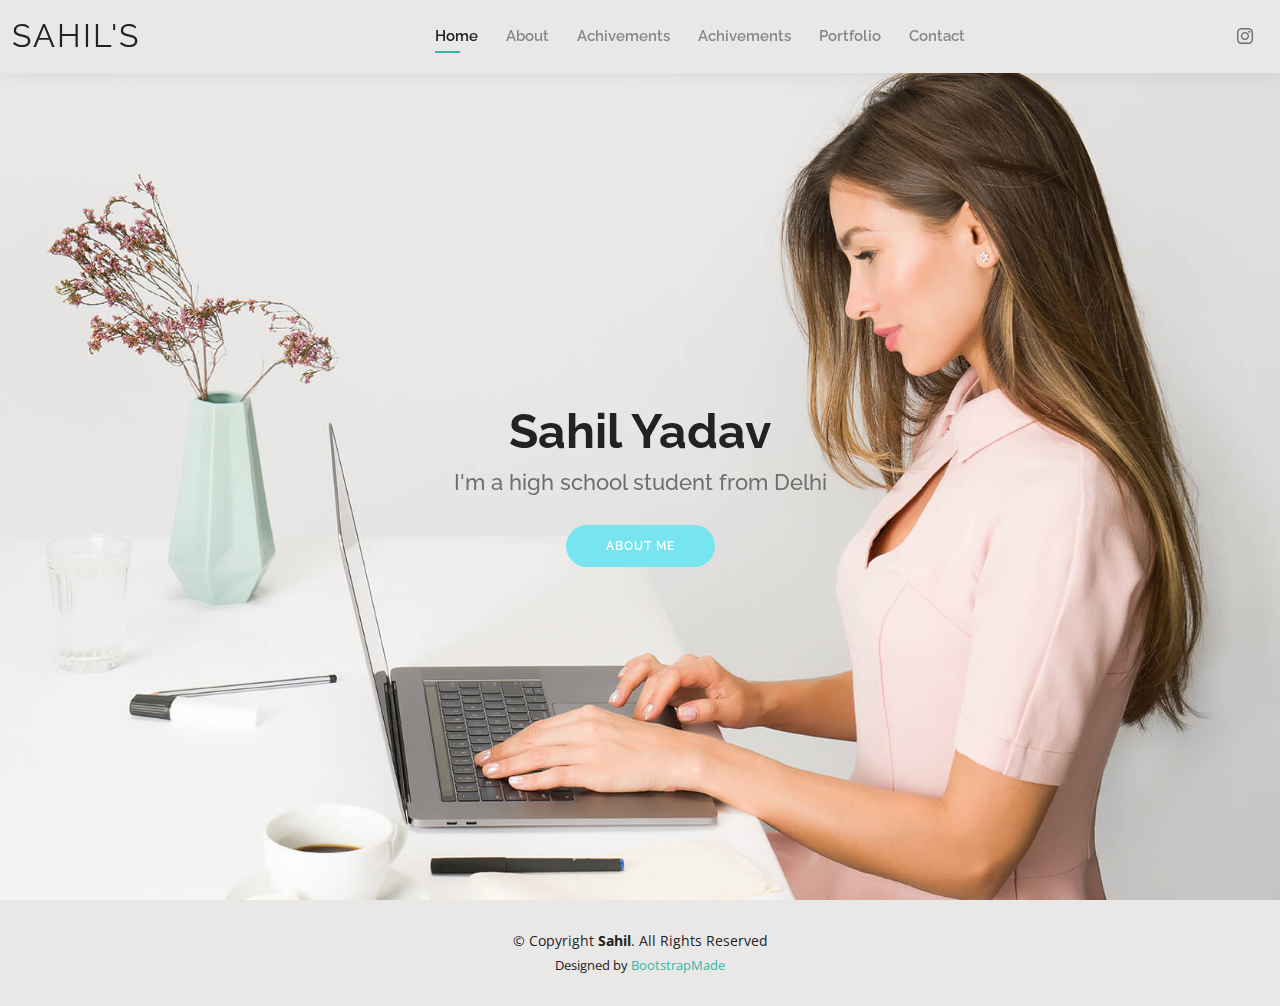
<file: index.html>
<!DOCTYPE html>
<html lang="en">

<head>
  <meta charset="utf-8">
  <meta content="width=device-width, initial-scale=1.0" name="viewport">

  <title>Sahil's Personal Portfolio</title>
  <meta content="" name="description">
  <meta content="" name="keywords">

  <!-- Favicons -->
  <link href="assets/img/favicon.png" rel="icon">
  <link href="assets/img/apple-touch-icon.png" rel="apple-touch-icon">

  <!-- Google Fonts -->
  <link href="https://fonts.googleapis.com/css?family=Open+Sans:300,300i,400,400i,600,600i,700,700i|Raleway:300,300i,400,400i,500,500i,600,600i,700,700i|Poppins:300,300i,400,400i,500,500i,600,600i,700,700i" rel="stylesheet">

  <!-- Vendor CSS Files -->
  <link href="assets/vendor/aos/aos.css" rel="stylesheet">
  <link href="assets/vendor/bootstrap/css/bootstrap.min.css" rel="stylesheet">
  <link href="assets/vendor/bootstrap-icons/bootstrap-icons.css" rel="stylesheet">
  <link href="assets/vendor/boxicons/css/boxicons.min.css" rel="stylesheet">
  <link href="assets/vendor/glightbox/css/glightbox.min.css" rel="stylesheet">
  <link href="assets/vendor/swiper/swiper-bundle.min.css" rel="stylesheet">

  <!-- Template Main CSS File -->
  <link href="assets/css/style.css" rel="stylesheet">

  <!-- =======================================================
  * Template Name: Kelly
  * Updated: Sep 18 2023 with Bootstrap v5.3.2
  * Template URL: https://bootstrapmade.com/kelly-free-bootstrap-cv-resume-html-template/
  * Author: BootstrapMade.com
  * License: https://bootstrapmade.com/license/
  ======================================================== -->
</head>

<body>

  <!-- ======= Header ======= -->
  <header id="header" class="fixed-top">
    <div class="container-fluid d-flex justify-content-between align-items-center">

      <h1 class="logo me-auto me-lg-0"><a href="index.html">Sahil's</a></h1>
      <!-- Uncomment below if you prefer to use an image logo -->
      <!-- <a href="index.html" class="logo"><img src="assets/img/logo.png" alt="" class="img-fluid"></a>-->

      <nav id="navbar" class="navbar order-last order-lg-0">
        <ul>
          <li><a class="active" href="index.html">Home</a></li>
          <li><a href="about.html">About</a></li>
          <li><a href="achivements.html">Achivements</a></li>
          <li><a href="achivements.html">Achivements</a></li>
          <li><a href="portfolio.html">Portfolio</a></li>
          <li><a href="contact.html">Contact</a></li>
        </ul>
        <i class="bi bi-list mobile-nav-toggle"></i>
      </nav><!-- .navbar -->

      <div class="header-social-links">
        <!--<a href="#" class="twitter"><i class="bi bi-twitter"></i></a>
        <a href="#" class="facebook"><i class="bi bi-facebook"></i></a>comment -->
        <a href="#" class="instagram"><i class="bi bi-instagram"></i></a>
        <!--<a href="#" class="linkedin"><i class="bi bi-linkedin"></i></i></a>comment -->
      </div>

    </div>

  </header><!-- End Header -->

  <!-- ======= Hero Section ======= -->
  <section id="hero" class="d-flex align-items-center">
    <div class="container d-flex flex-column align-items-center" data-aos="zoom-in" data-aos-delay="100">
      <h1>Sahil Yadav</h1>
      <h2>I'm a high school student from Delhi</h2>
      <a href="about.html" class="btn-about">About Me</a>
    </div>
  </section><!-- End Hero -->

  <!-- ======= Footer ======= -->
  <footer id="footer">
    <div class="container">
      <div class="copyright">
        &copy; Copyright <strong><span>Sahil</span></strong>. All Rights Reserved
      </div>
      <div class="credits">
        <!-- All the links in the footer should remain intact. -->
        <!-- You can delete the links only if you purchased the pro version. -->
        <!-- Licensing information: https://bootstrapmade.com/license/ -->
        <!-- Purchase the pro version with working PHP/AJAX contact form: https://bootstrapmade.com/kelly-free-bootstrap-cv-resume-html-template/ -->
        Designed by <a href="https://bootstrapmade.com/">BootstrapMade</a>
      </div>
    </div>
  </footer><!-- End  Footer -->

  <div id="preloader"></div>
  <a href="#" class="back-to-top d-flex align-items-center justify-content-center"><i class="bi bi-arrow-up-short"></i></a>

  <!-- Vendor JS Files -->
  <script src="assets/vendor/purecounter/purecounter_vanilla.js"></script>
  <script src="assets/vendor/aos/aos.js"></script>
  <script src="assets/vendor/bootstrap/js/bootstrap.bundle.min.js"></script>
  <script src="assets/vendor/glightbox/js/glightbox.min.js"></script>
  <script src="assets/vendor/isotope-layout/isotope.pkgd.min.js"></script>
  <script src="assets/vendor/swiper/swiper-bundle.min.js"></script>
  <script src="assets/vendor/waypoints/noframework.waypoints.js"></script>
  <script src="assets/vendor/php-email-form/validate.js"></script>

  <!-- Template Main JS File -->
  <script src="assets/js/main.js"></script>

</body>

</html>
</file>
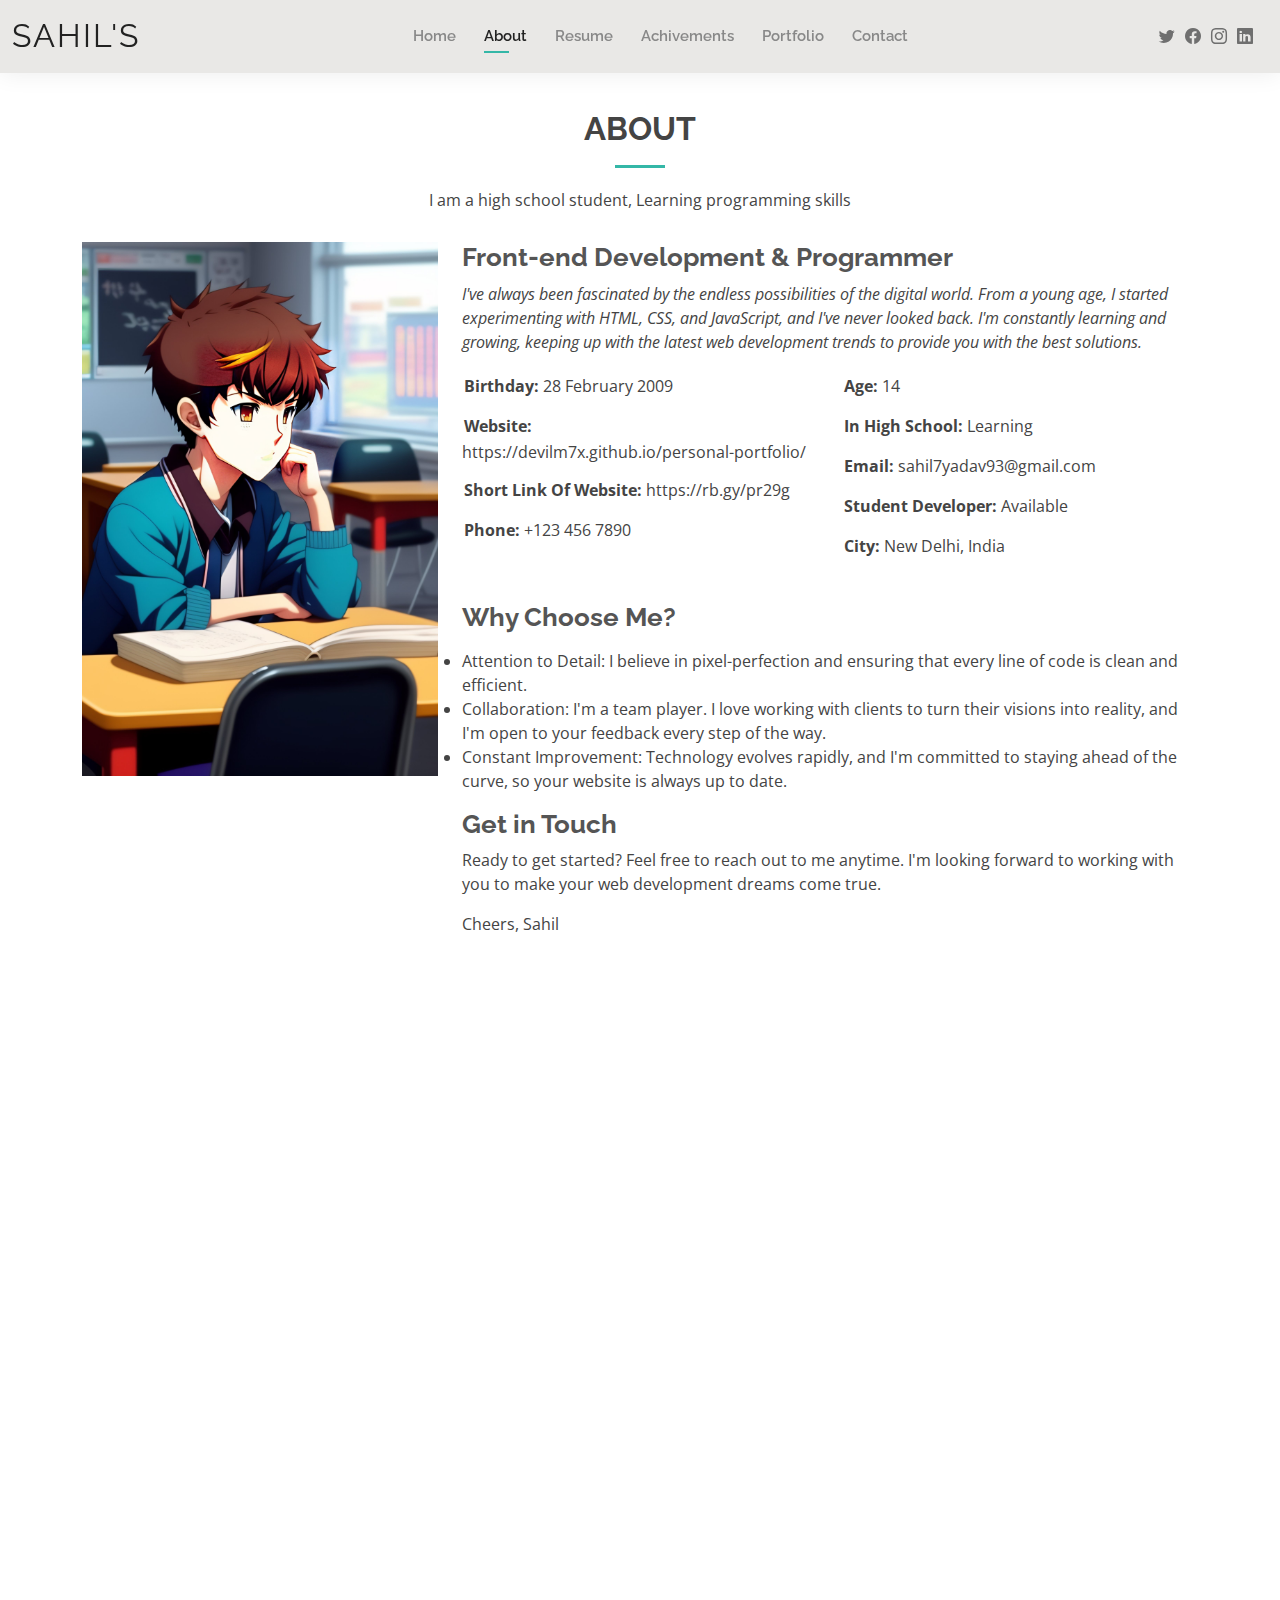
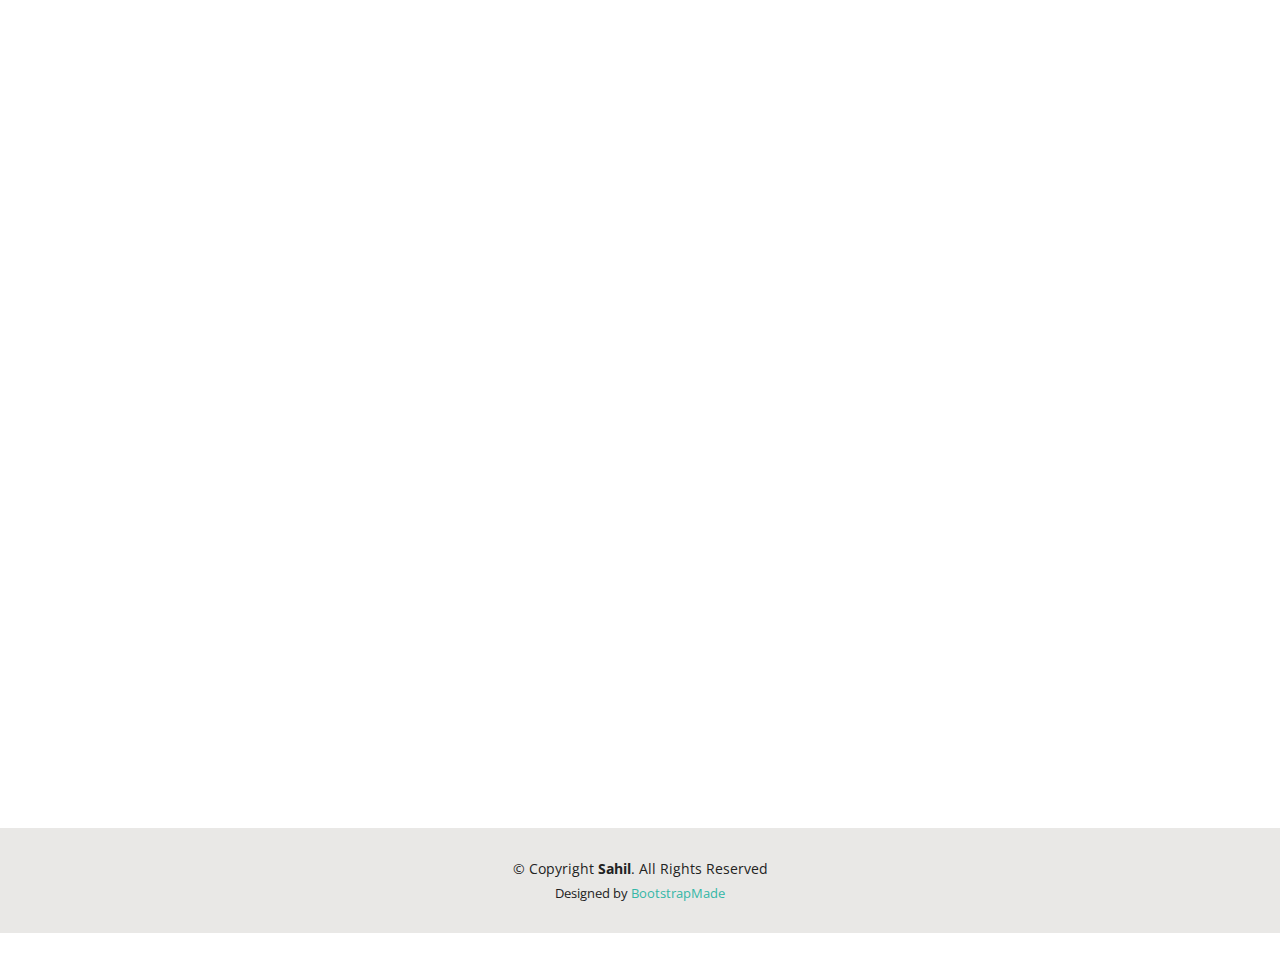
<file: about.html>
<!DOCTYPE html>
<html lang="en">

<head>
  <meta charset="utf-8">
  <meta content="width=device-width, initial-scale=1.0" name="viewport">

  <title>sahil Personal Portfolio</title>
  <meta content="" name="description">
  <meta content="" name="keywords">

  <!-- Favicons -->
  <link href="assets/img/favicon.png" rel="icon">
  <link href="assets/img/apple-touch-icon.png" rel="apple-touch-icon">

  <!-- Google Fonts -->
  <link href="https://fonts.googleapis.com/css?family=Open+Sans:300,300i,400,400i,600,600i,700,700i|Raleway:300,300i,400,400i,500,500i,600,600i,700,700i|Poppins:300,300i,400,400i,500,500i,600,600i,700,700i" rel="stylesheet">

  <!-- Vendor CSS Files -->
  <link href="assets/vendor/aos/aos.css" rel="stylesheet">
  <link href="assets/vendor/bootstrap/css/bootstrap.min.css" rel="stylesheet">
  <link href="assets/vendor/bootstrap-icons/bootstrap-icons.css" rel="stylesheet">
  <link href="assets/vendor/boxicons/css/boxicons.min.css" rel="stylesheet">
  <link href="assets/vendor/glightbox/css/glightbox.min.css" rel="stylesheet">
  <link href="assets/vendor/swiper/swiper-bundle.min.css" rel="stylesheet">

  <!-- Template Main CSS File -->
  <link href="assets/css/style.css" rel="stylesheet">

  <!-- =======================================================
  * Template Name: Kelly
  * Updated: Sep 18 2023 with Bootstrap v5.3.2
  * Template URL: https://bootstrapmade.com/kelly-free-bootstrap-cv-resume-html-template/
  * Author: BootstrapMade.com
  * License: https://bootstrapmade.com/license/
  ======================================================== -->
</head>

<body>

  <!-- ======= Header ======= -->
  <header id="header" class="fixed-top">
    <div class="container-fluid d-flex justify-content-between align-items-center">

      <h1 class="logo me-auto me-lg-0"><a href="index.html">Sahil's</a></h1>
      <!-- Uncomment below if you prefer to use an image logo -->
      <!-- <a href="index.html" class="logo"><img src="assets/img/logo.png" alt="" class="img-fluid"></a>-->

      <nav id="navbar" class="navbar order-last order-lg-0">
        <ul>
          <li><a href="index.html">Home</a></li>
          <li><a class="active" href="about.html">About</a></li>
          <li><a href="resume.html">Resume</a></li>
          <li><a href="achivements.html">Achivements</a></li>
          <li><a href="portfolio.html">Portfolio</a></li>
          <li><a href="contact.html">Contact</a></li>
        </ul>
        <i class="bi bi-list mobile-nav-toggle"></i>
      </nav><!-- .navbar -->

      <div class="header-social-links">
        <a href="#" class="twitter"><i class="bi bi-twitter"></i></a>
        <a href="#" class="facebook"><i class="bi bi-facebook"></i></a>
        <a href="#" class="instagram"><i class="bi bi-instagram"></i></a>
        <a href="#" class="linkedin"><i class="bi bi-linkedin"></i></i></a>
      </div>

    </div>

  </header><!-- End Header -->

  <main id="main">

    <!-- ======= About Section ======= -->
    <section id="about" class="about">
      <div class="container" data-aos="fade-up">

        <div class="section-title">
          <h2>About</h2>
          <p>I am a high school student, Learning programming skills </p>
        </div>

        <div class="row">
          <div class="col-lg-4">
            <img src="assets/img/h2.jpeg" class="img-fluid" alt="">
          </div>
          <div class="col-lg-8 pt-4 pt-lg-0 content">
            <h3>Front-end Development &amp; Programmer</h3>
            <p class="fst-italic">
              I've always been fascinated by the endless possibilities of the digital world. From a young age, I started experimenting with HTML, CSS, and JavaScript, and I've never looked back. 
              I'm constantly learning and growing, keeping up with the latest web development trends to provide you with the best solutions.
            </p>
            <div class="row">
              <div class="col-lg-6">
                <ul>
                  <li><i class="bi bi-rounded-right"></i> <strong>Birthday:</strong> 28 February 2009</li>
                  <li><i class="bi bi-rounded-right"></i> <strong>Website:</strong>  <br>https://devilm7x.github.io/personal-portfolio/</li>
                  <li><i class="bi bi-rounded-right"></i> <strong>Short Link Of Website:</strong> https://rb.gy/pr29g</li>
                  <li><i class="bi bi-rounded-right"></i> <strong>Phone:</strong> +123 456 7890</li>
                  
                </ul>
              </div>
              <div class="col-lg-6">
                <ul>
                  <li><i class="bi bi-rounded-right"></i> <strong>Age:</strong> 14</li>
                  <li><i class="bi bi-rounded-right"></i> <strong>In High School:</strong> Learning</li>
                  <li><i class="bi bi-rounded-right"></i> <strong>Email:</strong> sahil7yadav93@gmail.com</li>
                  <li><i class="bi bi-rounded-right"></i> <strong>Student Developer:</strong> Available</li>
                  <li><i class="bi bi-rounded-right"></i> <strong>City:</strong> New Delhi, India</li>
                </ul>
              </div>
            </div>
            <p>
              <h3>Why Choose Me?
              </h3>
              <p>
                <li>Attention to Detail: I believe in pixel-perfection and ensuring that every line of code is clean and efficient.</li>

                <li>Collaboration: I'm a team player. I love working with clients to turn their visions into reality, and I'm open to your feedback every step of the way.</li>
                
                <li>Constant Improvement: Technology evolves rapidly, and I'm committed to staying ahead of the curve, so your website is always up to date.</li></p>
                <h3>Get in Touch</h3>
                <p>Ready to get started? Feel free to reach out to me anytime. I'm looking forward to working with you to make your web 
                  development dreams come true.
                </p>
                Cheers,
                Sahil
            </p>
          </div>
        </div>

      </div>
    </section><!-- End About Section -->

    <!-- ======= Skills Section ======= -->
    <section id="skills" class="skills">
      <div class="container" data-aos="fade-up">

        <div class="section-title">
          <h2>Skills</h2>
          <p>Magnam dolores commodi suscipit. Necessitatibus eius consequatur ex aliquid fuga eum quidem. Sit sint consectetur velit. Quisquam quos quisquam cupiditate. Et nemo qui impedit suscipit alias ea. Quia fugiat sit in iste officiis commodi quidem hic quas.</p>
        </div>

        <div class="row skills-content">

          <div class="col-lg-6">

            <div class="progress">
              <span class="skill">HTML <i class="val">100%</i></span>
              <div class="progress-bar-wrap">
                <div class="progress-bar" role="progressbar" aria-valuenow="100" aria-valuemin="0" aria-valuemax="100"></div>
              </div>
            </div>

            <div class="progress">
              <span class="skill">CSS <i class="val">90%</i></span>
              <div class="progress-bar-wrap">
                <div class="progress-bar" role="progressbar" aria-valuenow="90" aria-valuemin="0" aria-valuemax="100"></div>
              </div>
            </div>

            <div class="progress">
              <span class="skill">JavaScript <i class="val">75%</i></span>
              <div class="progress-bar-wrap">
                <div class="progress-bar" role="progressbar" aria-valuenow="75" aria-valuemin="0" aria-valuemax="100"></div>
              </div>
            </div>

          </div>

          <div class="col-lg-6">

            <!--<div class="progress">
              <span class="skill">PHP <i class="val">80%</i></span>
              <div class="progress-bar-wrap">
                <div class="progress-bar" role="progressbar" aria-valuenow="80" aria-valuemin="0" aria-valuemax="100"></div>
              </div>
            </div>

            <div class="progress">
              <span class="skill">WordPress/CMS <i class="val">90%</i></span>
              <div class="progress-bar-wrap">
                <div class="progress-bar" role="progressbar" aria-valuenow="90" aria-valuemin="0" aria-valuemax="100"></div>
              </div>
            </div>

            <div class="progress">
              <span class="skill">Photoshop <i class="val">55%</i></span>
              <div class="progress-bar-wrap">
                <div class="progress-bar" role="progressbar" aria-valuenow="55" aria-valuemin="0" aria-valuemax="100"></div>-->
              </div>
            </div>

          </div>

        </div>

      </div>
    </section><!-- End Skills Section -->

    <!-- ======= Facts Section ======= -->
    <section id="facts" class="facts">
      <div class="container" data-aos="fade-up">

        <div class="section-title">
          <h2>Facts</h2>
          <p>Magnam dolores commodi suscipit. Necessitatibus eius consequatur ex aliquid fuga eum quidem. Sit sint consectetur velit. Quisquam quos quisquam cupiditate. Et nemo qui impedit suscipit alias ea. Quia fugiat sit in iste officiis commodi quidem hic quas.</p>
        </div>

        <div class="row counters">

          <div class="col-lg-3 col-6 text-center">
            <span data-purecounter-start="0" data-purecounter-end="0" data-purecounter-duration="1" class="purecounter"></span>
            <p>Clients</p>
          </div>

          <div class="col-lg-3 col-6 text-center">
            <span data-purecounter-start="0" data-purecounter-end="100" data-purecounter-duration="1" class="purecounter"></span>
            <p>Projects</p>
          </div>

          <div class="col-lg-3 col-6 text-center">
            <span data-purecounter-start="0" data-purecounter-end="60" data-purecounter-duration="1" class="purecounter"></span>
            <p>Hours Of Support</p>
          </div>

          <div class="col-lg-3 col-6 text-center">
            <span data-purecounter-start="0" data-purecounter-end="0" data-purecounter-duration="1" class="purecounter"></span>
            <p>Hard Workers</p>
          </div>

        </div>

      </div>
    </section><!-- End Facts Section -->

    <!-- ======= Testimonials Section ======= -->
    <section id="testimonials" class="testimonials">
      <div class="container" data-aos="fade-up">

        <div class="section-title">
          <h2>Testimonials</h2>
          <p>Magnam dolores commodi suscipit. Necessitatibus eius consequatur ex aliquid fuga eum quidem. Sit sint consectetur velit. Quisquam quos quisquam cupiditate. Et nemo qui impedit suscipit alias ea. Quia fugiat sit in iste officiis commodi quidem hic quas.</p>
        </div>

        <div class="testimonials-slider swiper" data-aos="fade-up" data-aos-delay="100">
          <div class="swiper-wrapper">

            <div class="swiper-slide">
              <div class="testimonial-item">
                <img src="assets/img/testimonials/testimonials-1.jpg" class="testimonial-img" alt="">
                <h3>Saul Goodman</h3>
                <h4>Ceo &amp; Founder</h4>
                <p>
                  <i class="bx bxs-quote-alt-left quote-icon-left"></i>
                  Proin iaculis purus consequat sem cure digni ssim donec porttitora entum suscipit rhoncus. Accusantium quam, ultricies eget id, aliquam eget nibh et. Maecen aliquam, risus at semper.
                  <i class="bx bxs-quote-alt-right quote-icon-right"></i>
                </p>
              </div>
            </div><!-- End testimonial item -->

            <div class="swiper-slide">
              <div class="testimonial-item">
                <img src="assets/img/testimonials/testimonials-2.jpg" class="testimonial-img" alt="">
                <h3>Sara Wilsson</h3>
                <h4>Designer</h4>
                <p>
                  <i class="bx bxs-quote-alt-left quote-icon-left"></i>
                  Export tempor illum tamen malis malis eram quae irure esse labore quem cillum quid cillum eram malis quorum velit fore eram velit sunt aliqua noster fugiat irure amet legam anim culpa.
                  <i class="bx bxs-quote-alt-right quote-icon-right"></i>
                </p>
              </div>
            </div><!-- End testimonial item -->

            <div class="swiper-slide">
              <div class="testimonial-item">
                <img src="assets/img/testimonials/testimonials-3.jpg" class="testimonial-img" alt="">
                <h3>Jena Karlis</h3>
                <h4>Store Owner</h4>
                <p>
                  <i class="bx bxs-quote-alt-left quote-icon-left"></i>
                  Enim nisi quem export duis labore cillum quae magna enim sint quorum nulla quem veniam duis minim tempor labore quem eram duis noster aute amet eram fore quis sint minim.
                  <i class="bx bxs-quote-alt-right quote-icon-right"></i>
                </p>
              </div>
            </div><!-- End testimonial item -->

            <div class="swiper-slide">
              <div class="testimonial-item">
                <img src="assets/img/testimonials/testimonials-4.jpg" class="testimonial-img" alt="">
                <h3>Matt Brandon</h3>
                <h4>Freelancer</h4>
                <p>
                  <i class="bx bxs-quote-alt-left quote-icon-left"></i>
                  Fugiat enim eram quae cillum dolore dolor amet nulla culpa multos export minim fugiat minim velit minim dolor enim duis veniam ipsum anim magna sunt elit fore quem dolore labore illum veniam.
                  <i class="bx bxs-quote-alt-right quote-icon-right"></i>
                </p>
              </div>
            </div><!-- End testimonial item -->

            <div class="swiper-slide">
              <div class="testimonial-item">
                <img src="assets/img/testimonials/testimonials-5.jpg" class="testimonial-img" alt="">
                <h3>John Larson</h3>
                <h4>Entrepreneur</h4>
                <p>
                  <i class="bx bxs-quote-alt-left quote-icon-left"></i>
                  Quis quorum aliqua sint quem legam fore sunt eram irure aliqua veniam tempor noster veniam enim culpa labore duis sunt culpa nulla illum cillum fugiat legam esse veniam culpa fore nisi cillum quid.
                  <i class="bx bxs-quote-alt-right quote-icon-right"></i>
                </p>
              </div>
            </div><!-- End testimonial item -->

          </div>
          <div class="swiper-pagination"></div>
        </div>

      </div>
    </section><!-- End Testimonials Section -->

  </main><!-- End #main -->

  <!-- ======= Footer ======= -->
  <footer id="footer">
    <div class="container">
      <div class="copyright">
        &copy; Copyright <strong><span>Sahil</span></strong>. All Rights Reserved
      </div>
      <div class="credits">
        <!-- All the links in the footer should remain intact. -->
        <!-- You can delete the links only if you purchased the pro version. -->
        <!-- Licensing information: https://bootstrapmade.com/license/ -->
        <!-- Purchase the pro version with working PHP/AJAX contact form: https://bootstrapmade.com/kelly-free-bootstrap-cv-resume-html-template/ -->
        Designed by <a href="https://bootstrapmade.com/">BootstrapMade</a>
      </div>
    </div>
  </footer><!-- End  Footer -->

  <div id="preloader"></div>
  <a href="#" class="back-to-top d-flex align-items-center justify-content-center"><i class="bi bi-arrow-up-short"></i></a>

  <!-- Vendor JS Files -->
  <script src="assets/vendor/purecounter/purecounter_vanilla.js"></script>
  <script src="assets/vendor/aos/aos.js"></script>
  <script src="assets/vendor/bootstrap/js/bootstrap.bundle.min.js"></script>
  <script src="assets/vendor/glightbox/js/glightbox.min.js"></script>
  <script src="assets/vendor/isotope-layout/isotope.pkgd.min.js"></script>
  <script src="assets/vendor/swiper/swiper-bundle.min.js"></script>
  <script src="assets/vendor/waypoints/noframework.waypoints.js"></script>
  <script src="assets/vendor/php-email-form/validate.js"></script>

  <!-- Template Main JS File -->
  <script src="assets/js/main.js"></script>

</body>

</html>
</file>
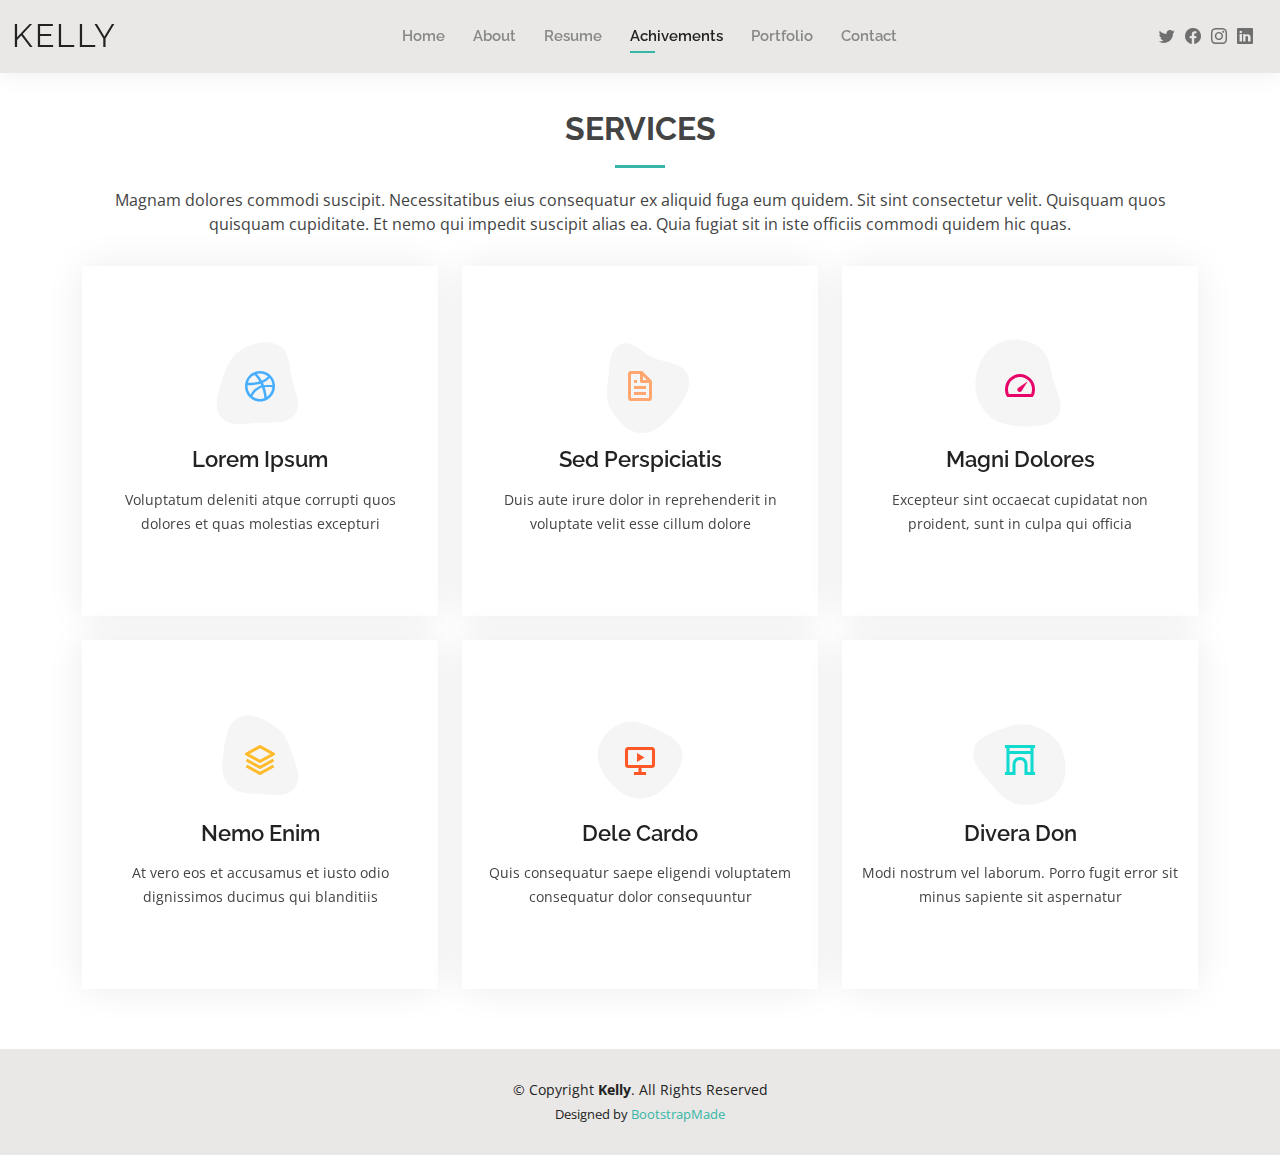
<file: achivements.html>
<!DOCTYPE html>
<html lang="en">

<head>
  <meta charset="utf-8">
  <meta content="width=device-width, initial-scale=1.0" name="viewport">

  <title>Services - Kelly Bootstrap Template</title>
  <meta content="" name="description">
  <meta content="" name="keywords">

  <!-- Favicons -->
  <link href="assets/img/favicon.png" rel="icon">
  <link href="assets/img/apple-touch-icon.png" rel="apple-touch-icon">

  <!-- Google Fonts -->
  <link href="https://fonts.googleapis.com/css?family=Open+Sans:300,300i,400,400i,600,600i,700,700i|Raleway:300,300i,400,400i,500,500i,600,600i,700,700i|Poppins:300,300i,400,400i,500,500i,600,600i,700,700i" rel="stylesheet">

  <!-- Vendor CSS Files -->
  <link href="assets/vendor/aos/aos.css" rel="stylesheet">
  <link href="assets/vendor/bootstrap/css/bootstrap.min.css" rel="stylesheet">
  <link href="assets/vendor/bootstrap-icons/bootstrap-icons.css" rel="stylesheet">
  <link href="assets/vendor/boxicons/css/boxicons.min.css" rel="stylesheet">
  <link href="assets/vendor/glightbox/css/glightbox.min.css" rel="stylesheet">
  <link href="assets/vendor/swiper/swiper-bundle.min.css" rel="stylesheet">

  <!-- Template Main CSS File -->
  <link href="assets/css/style.css" rel="stylesheet">

  <!-- =======================================================
  * Template Name: Kelly
  * Updated: Sep 18 2023 with Bootstrap v5.3.2
  * Template URL: https://bootstrapmade.com/kelly-free-bootstrap-cv-resume-html-template/
  * Author: BootstrapMade.com
  * License: https://bootstrapmade.com/license/
  ======================================================== -->
</head>

<body>

  <!-- ======= Header ======= -->
  <header id="header" class="fixed-top">
    <div class="container-fluid d-flex justify-content-between align-items-center">

      <h1 class="logo me-auto me-lg-0"><a href="index.html">Kelly</a></h1>
      <!-- Uncomment below if you prefer to use an image logo -->
      <!-- <a href="index.html" class="logo"><img src="assets/img/logo.png" alt="" class="img-fluid"></a>-->

      <nav id="navbar" class="navbar order-last order-lg-0">
        <ul>
          <li><a href="index.html">Home</a></li>
          <li><a href="about.html">About</a></li>
          <li><a href="resume.html">Resume</a></li>
          <li><a class="active" href="achivements.html">Achivements</a></li>
          <li><a href="portfolio.html">Portfolio</a></li>
          <li><a href="contact.html">Contact</a></li>
        </ul>
        <i class="bi bi-list mobile-nav-toggle"></i>
      </nav><!-- .navbar -->

      <div class="header-social-links">
        <a href="#" class="twitter"><i class="bi bi-twitter"></i></a>
        <a href="#" class="facebook"><i class="bi bi-facebook"></i></a>
        <a href="#" class="instagram"><i class="bi bi-instagram"></i></a>
        <a href="#" class="linkedin"><i class="bi bi-linkedin"></i></i></a>
      </div>

    </div>

  </header><!-- End Header -->

  <main id="main">

    <!-- ======= Services Section ======= -->
    <section id="services" class="services">
      <div class="container" data-aos="fade-up">

        <div class="section-title">
          <h2>Services</h2>
          <p>Magnam dolores commodi suscipit. Necessitatibus eius consequatur ex aliquid fuga eum quidem. Sit sint consectetur velit. Quisquam quos quisquam cupiditate. Et nemo qui impedit suscipit alias ea. Quia fugiat sit in iste officiis commodi quidem hic quas.</p>
        </div>

        <div class="row">
          <div class="col-lg-4 col-md-6 d-flex align-items-stretch" data-aos="zoom-in" data-aos-delay="100">
            <div class="icon-box iconbox-blue">
              <div class="icon">
                <svg width="100" height="100" viewBox="0 0 600 600" xmlns="http://www.w3.org/2000/svg">
                  <path stroke="none" stroke-width="0" fill="#f5f5f5" d="M300,521.0016835830174C376.1290562159157,517.8887921683347,466.0731472004068,529.7835943286574,510.70327084640275,468.03025145048787C554.3714126377745,407.6079735673963,508.03601936045806,328.9844924480964,491.2728898941984,256.3432110539036C474.5976632858925,184.082847569629,479.9380746630129,96.60480741107993,416.23090153303,58.64404602377083C348.86323505073057,18.502131276798302,261.93793281208167,40.57373210992963,193.5410806939664,78.93577620505333C130.42746243093433,114.334589627462,98.30271207620316,179.96522072025542,76.75703585869454,249.04625023123273C51.97151888228291,328.5150500222984,13.704378332031375,421.85034740162234,66.52175969318436,486.19268352777647C119.04800174914682,550.1803526380478,217.28368757567262,524.383925680826,300,521.0016835830174"></path>
                </svg>
                <i class="bx bxl-dribbble"></i>
              </div>
              <h4><a href="">Lorem Ipsum</a></h4>
              <p>Voluptatum deleniti atque corrupti quos dolores et quas molestias excepturi</p>
            </div>
          </div>

          <div class="col-lg-4 col-md-6 d-flex align-items-stretch mt-4 mt-md-0" data-aos="zoom-in" data-aos-delay="200">
            <div class="icon-box iconbox-orange ">
              <div class="icon">
                <svg width="100" height="100" viewBox="0 0 600 600" xmlns="http://www.w3.org/2000/svg">
                  <path stroke="none" stroke-width="0" fill="#f5f5f5" d="M300,582.0697525312426C382.5290701553225,586.8405444964366,449.9789794690241,525.3245884688669,502.5850820975895,461.55621195738473C556.606425686781,396.0723002908107,615.8543463187945,314.28637112970534,586.6730223649479,234.56875336149918C558.9533121215079,158.8439757836574,454.9685369536778,164.00468322053177,381.49747125262974,130.76875717737553C312.15926192815925,99.40240125094834,248.97055460311594,18.661163978235184,179.8680185752513,50.54337015887873C110.5421016452524,82.52863877960104,119.82277516462835,180.83849132639028,109.12597500060166,256.43424936330496C100.08760227029461,320.3096726198365,92.17705696193138,384.0621239912766,124.79988738764834,439.7174275375508C164.83382741302287,508.01625554203684,220.96474134820875,577.5009287672846,300,582.0697525312426"></path>
                </svg>
                <i class="bx bx-file"></i>
              </div>
              <h4><a href="">Sed Perspiciatis</a></h4>
              <p>Duis aute irure dolor in reprehenderit in voluptate velit esse cillum dolore</p>
            </div>
          </div>

          <div class="col-lg-4 col-md-6 d-flex align-items-stretch mt-4 mt-lg-0" data-aos="zoom-in" data-aos-delay="300">
            <div class="icon-box iconbox-pink">
              <div class="icon">
                <svg width="100" height="100" viewBox="0 0 600 600" xmlns="http://www.w3.org/2000/svg">
                  <path stroke="none" stroke-width="0" fill="#f5f5f5" d="M300,541.5067337569781C382.14930387511276,545.0595476570109,479.8736841581634,548.3450877840088,526.4010558755058,480.5488172755941C571.5218469581645,414.80211281144784,517.5187510058486,332.0715597781072,496.52539010469104,255.14436215662573C477.37192572678356,184.95920475031193,473.57363656557914,105.61284051026155,413.0603344069578,65.22779650032875C343.27470386102294,18.654635553484475,251.2091493199835,5.337323636656869,175.0934190732945,40.62881213300186C97.87086631185822,76.43348514350839,51.98124368387456,156.15599469081315,36.44837278890362,239.84606092416172C21.716077023791087,319.22268207091537,43.775223500013084,401.1760424656574,96.891909868211,461.97329694683043C147.22146801428983,519.5804099606455,223.5754009179313,538.201503339737,300,541.5067337569781"></path>
                </svg>
                <i class="bx bx-tachometer"></i>
              </div>
              <h4><a href="">Magni Dolores</a></h4>
              <p>Excepteur sint occaecat cupidatat non proident, sunt in culpa qui officia</p>
            </div>
          </div>

          <div class="col-lg-4 col-md-6 d-flex align-items-stretch mt-4" data-aos="zoom-in" data-aos-delay="100">
            <div class="icon-box iconbox-yellow">
              <div class="icon">
                <svg width="100" height="100" viewBox="0 0 600 600" xmlns="http://www.w3.org/2000/svg">
                  <path stroke="none" stroke-width="0" fill="#f5f5f5" d="M300,503.46388370962813C374.79870501325706,506.71871716319447,464.8034551963731,527.1746412648533,510.4981551193396,467.86667711651364C555.9287308511215,408.9015244558933,512.6030010748507,327.5744911775523,490.211057578863,256.5855673507754C471.097692560561,195.9906835881958,447.69079081568157,138.11976852964426,395.19560036434837,102.3242989838813C329.3053358748298,57.3949838291264,248.02791733380457,8.279543830951368,175.87071277845988,42.242879143198664C103.41431057327972,76.34704239035025,93.79494320519305,170.9812938413882,81.28167332365135,250.07896920659033C70.17666984294237,320.27484674793965,64.84698225790005,396.69656628748305,111.28512138212992,450.4950937839243C156.20124167950087,502.5303643271138,231.32542653798444,500.4755392045468,300,503.46388370962813"></path>
                </svg>
                <i class="bx bx-layer"></i>
              </div>
              <h4><a href="">Nemo Enim</a></h4>
              <p>At vero eos et accusamus et iusto odio dignissimos ducimus qui blanditiis</p>
            </div>
          </div>

          <div class="col-lg-4 col-md-6 d-flex align-items-stretch mt-4" data-aos="zoom-in" data-aos-delay="200">
            <div class="icon-box iconbox-red">
              <div class="icon">
                <svg width="100" height="100" viewBox="0 0 600 600" xmlns="http://www.w3.org/2000/svg">
                  <path stroke="none" stroke-width="0" fill="#f5f5f5" d="M300,532.3542879108572C369.38199826031484,532.3153073249985,429.10787420159085,491.63046689027357,474.5244479745417,439.17860296908856C522.8885846962883,383.3225815378663,569.1668002868075,314.3205725914397,550.7432151929288,242.7694973846089C532.6665558377875,172.5657663291529,456.2379748765914,142.6223662098291,390.3689995646985,112.34683881706744C326.66090330228417,83.06452184765237,258.84405631176094,53.51806209861945,193.32584062364296,78.48882559362697C121.61183558270385,105.82097193414197,62.805066853699245,167.19869350419734,48.57481801355237,242.6138429142374C34.843463184063346,315.3850353017275,76.69343916112496,383.4422959591041,125.22947124332185,439.3748458443577C170.7312796277747,491.8107796887764,230.57421082200815,532.3932930995766,300,532.3542879108572"></path>
                </svg>
                <i class="bx bx-slideshow"></i>
              </div>
              <h4><a href="">Dele Cardo</a></h4>
              <p>Quis consequatur saepe eligendi voluptatem consequatur dolor consequuntur</p>
            </div>
          </div>

          <div class="col-lg-4 col-md-6 d-flex align-items-stretch mt-4" data-aos="zoom-in" data-aos-delay="300">
            <div class="icon-box iconbox-teal">
              <div class="icon">
                <svg width="100" height="100" viewBox="0 0 600 600" xmlns="http://www.w3.org/2000/svg">
                  <path stroke="none" stroke-width="0" fill="#f5f5f5" d="M300,566.797414625762C385.7384707136149,576.1784315230908,478.7894351017131,552.8928747891023,531.9192734346935,484.94944893311C584.6109503024035,417.5663521118492,582.489472248146,322.67544863468447,553.9536738515405,242.03673114598146C529.1557734026468,171.96086150256528,465.24506316201064,127.66468636344209,395.9583748389544,100.7403814666027C334.2173773831606,76.7482773500951,269.4350130405921,84.62216499799875,207.1952322260088,107.2889140133804C132.92018162631612,134.33871894543012,41.79353780512637,160.00259165414826,22.644507872594943,236.69541883565114C3.319112789854554,314.0945973066697,72.72355303640163,379.243833228382,124.04198916343866,440.3218312028393C172.9286146004772,498.5055451809895,224.45579914871206,558.5317968840102,300,566.797414625762"></path>
                </svg>
                <i class="bx bx-arch"></i>
              </div>
              <h4><a href="">Divera Don</a></h4>
              <p>Modi nostrum vel laborum. Porro fugit error sit minus sapiente sit aspernatur</p>
            </div>
          </div>

        </div>

      </div>
    </section><!-- End Services Section -->

  </main><!-- End #main -->

  <!-- ======= Footer ======= -->
  <footer id="footer">
    <div class="container">
      <div class="copyright">
        &copy; Copyright <strong><span>Kelly</span></strong>. All Rights Reserved
      </div>
      <div class="credits">
        <!-- All the links in the footer should remain intact. -->
        <!-- You can delete the links only if you purchased the pro version. -->
        <!-- Licensing information: https://bootstrapmade.com/license/ -->
        <!-- Purchase the pro version with working PHP/AJAX contact form: https://bootstrapmade.com/kelly-free-bootstrap-cv-resume-html-template/ -->
        Designed by <a href="https://bootstrapmade.com/">BootstrapMade</a>
      </div>
    </div>
  </footer><!-- End  Footer -->

  <div id="preloader"></div>
  <a href="#" class="back-to-top d-flex align-items-center justify-content-center"><i class="bi bi-arrow-up-short"></i></a>

  <!-- Vendor JS Files -->
  <script src="assets/vendor/purecounter/purecounter_vanilla.js"></script>
  <script src="assets/vendor/aos/aos.js"></script>
  <script src="assets/vendor/bootstrap/js/bootstrap.bundle.min.js"></script>
  <script src="assets/vendor/glightbox/js/glightbox.min.js"></script>
  <script src="assets/vendor/isotope-layout/isotope.pkgd.min.js"></script>
  <script src="assets/vendor/swiper/swiper-bundle.min.js"></script>
  <script src="assets/vendor/waypoints/noframework.waypoints.js"></script>
  <script src="assets/vendor/php-email-form/validate.js"></script>

  <!-- Template Main JS File -->
  <script src="assets/js/main.js"></script>

</body>

</html>
</file>
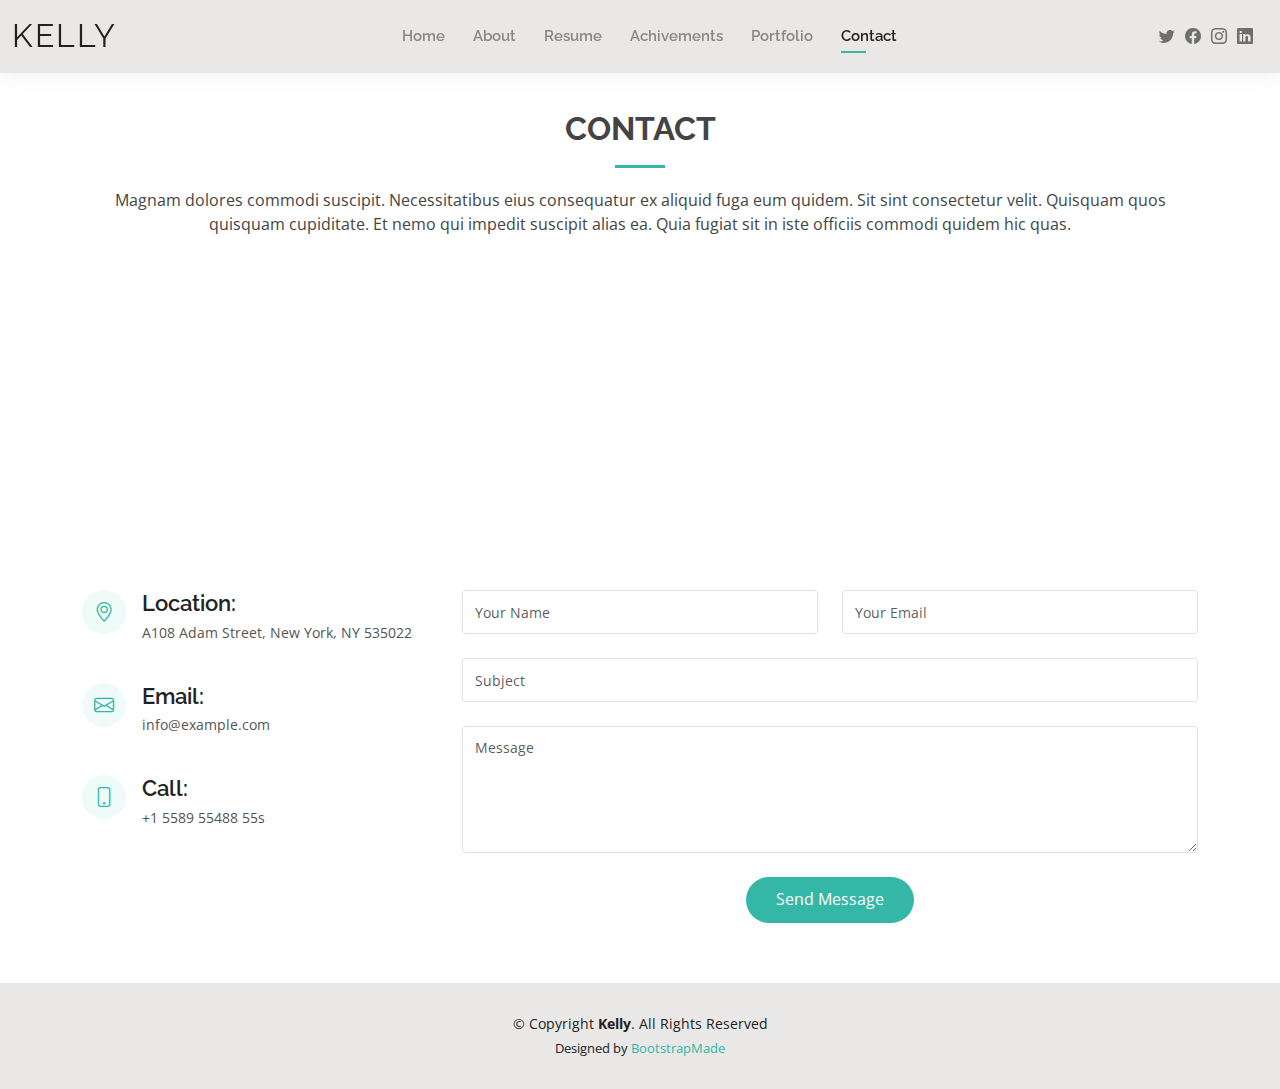
<file: contact.html>
<!DOCTYPE html>
<html lang="en">

<head>
  <meta charset="utf-8">
  <meta content="width=device-width, initial-scale=1.0" name="viewport">

  <title>Contact - Kelly Bootstrap Template</title>
  <meta content="" name="description">
  <meta content="" name="keywords">

  <!-- Favicons -->
  <link href="assets/img/favicon.png" rel="icon">
  <link href="assets/img/apple-touch-icon.png" rel="apple-touch-icon">

  <!-- Google Fonts -->
  <link href="https://fonts.googleapis.com/css?family=Open+Sans:300,300i,400,400i,600,600i,700,700i|Raleway:300,300i,400,400i,500,500i,600,600i,700,700i|Poppins:300,300i,400,400i,500,500i,600,600i,700,700i" rel="stylesheet">

  <!-- Vendor CSS Files -->
  <link href="assets/vendor/aos/aos.css" rel="stylesheet">
  <link href="assets/vendor/bootstrap/css/bootstrap.min.css" rel="stylesheet">
  <link href="assets/vendor/bootstrap-icons/bootstrap-icons.css" rel="stylesheet">
  <link href="assets/vendor/boxicons/css/boxicons.min.css" rel="stylesheet">
  <link href="assets/vendor/glightbox/css/glightbox.min.css" rel="stylesheet">
  <link href="assets/vendor/swiper/swiper-bundle.min.css" rel="stylesheet">

  <!-- Template Main CSS File -->
  <link href="assets/css/style.css" rel="stylesheet">

  <!-- =======================================================
  * Template Name: Kelly
  * Updated: Sep 18 2023 with Bootstrap v5.3.2
  * Template URL: https://bootstrapmade.com/kelly-free-bootstrap-cv-resume-html-template/
  * Author: BootstrapMade.com
  * License: https://bootstrapmade.com/license/
  ======================================================== -->
</head>

<body>

  <!-- ======= Header ======= -->
  <header id="header" class="fixed-top">
    <div class="container-fluid d-flex justify-content-between align-items-center">

      <h1 class="logo me-auto me-lg-0"><a href="index.html">Kelly</a></h1>
      <!-- Uncomment below if you prefer to use an image logo -->
      <!-- <a href="index.html" class="logo"><img src="assets/img/logo.png" alt="" class="img-fluid"></a>-->

      <nav id="navbar" class="navbar order-last order-lg-0">
        <ul>
          <li><a href="index.html">Home</a></li>
          <li><a href="about.html">About</a></li>
          <li><a href="resume.html">Resume</a></li>
          <li><a href="achivements.html">Achivements</a></li>
          <li><a href="portfolio.html">Portfolio</a></li>
          <li><a class="active" href="contact.html">Contact</a></li>
        </ul>
        <i class="bi bi-list mobile-nav-toggle"></i>
      </nav><!-- .navbar -->

      <div class="header-social-links">
        <a href="#" class="twitter"><i class="bi bi-twitter"></i></a>
        <a href="#" class="facebook"><i class="bi bi-facebook"></i></a>
        <a href="#" class="instagram"><i class="bi bi-instagram"></i></a>
        <a href="#" class="linkedin"><i class="bi bi-linkedin"></i></i></a>
      </div>

    </div>

  </header><!-- End Header -->

  <main id="main">

    <!-- ======= Contact Section ======= -->
    <section id="contact" class="contact">
      <div class="container" data-aos="fade-up">

        <div class="section-title">
          <h2>Contact</h2>
          <p>Magnam dolores commodi suscipit. Necessitatibus eius consequatur ex aliquid fuga eum quidem. Sit sint consectetur velit. Quisquam quos quisquam cupiditate. Et nemo qui impedit suscipit alias ea. Quia fugiat sit in iste officiis commodi quidem hic quas.</p>
        </div>

        <div>
          <iframe style="border:0; width: 100%; height: 270px;" src="https://www.google.com/maps/embed?pb=!1m14!1m8!1m3!1d12097.433213460943!2d-74.0062269!3d40.7101282!3m2!1i1024!2i768!4f13.1!3m3!1m2!1s0x0%3A0xb89d1fe6bc499443!2sDowntown+Conference+Center!5e0!3m2!1smk!2sbg!4v1539943755621" frameborder="0" allowfullscreen></iframe>
        </div>

        <div class="row mt-5">

          <div class="col-lg-4">
            <div class="info">
              <div class="address">
                <i class="bi bi-geo-alt"></i>
                <h4>Location:</h4>
                <p>A108 Adam Street, New York, NY 535022</p>
              </div>

              <div class="email">
                <i class="bi bi-envelope"></i>
                <h4>Email:</h4>
                <p>info@example.com</p>
              </div>

              <div class="phone">
                <i class="bi bi-phone"></i>
                <h4>Call:</h4>
                <p>+1 5589 55488 55s</p>
              </div>

            </div>

          </div>

          <div class="col-lg-8 mt-5 mt-lg-0">

            <form action="forms/contact.php" method="post" role="form" class="php-email-form">
              <div class="row">
                <div class="col-md-6 form-group">
                  <input type="text" name="name" class="form-control" id="name" placeholder="Your Name" required>
                </div>
                <div class="col-md-6 form-group mt-3 mt-md-0">
                  <input type="email" class="form-control" name="email" id="email" placeholder="Your Email" required>
                </div>
              </div>
              <div class="form-group mt-3">
                <input type="text" class="form-control" name="subject" id="subject" placeholder="Subject" required>
              </div>
              <div class="form-group mt-3">
                <textarea class="form-control" name="message" rows="5" placeholder="Message" required></textarea>
              </div>
              <div class="my-3">
                <div class="loading">Loading</div>
                <div class="error-message"></div>
                <div class="sent-message">Your message has been sent. Thank you!</div>
              </div>
              <div class="text-center"><button type="submit">Send Message</button></div>
            </form>

          </div>

        </div>

      </div>
    </section><!-- End Contact Section -->

  </main><!-- End #main -->

  <!-- ======= Footer ======= -->
  <footer id="footer">
    <div class="container">
      <div class="copyright">
        &copy; Copyright <strong><span>Kelly</span></strong>. All Rights Reserved
      </div>
      <div class="credits">
        <!-- All the links in the footer should remain intact. -->
        <!-- You can delete the links only if you purchased the pro version. -->
        <!-- Licensing information: https://bootstrapmade.com/license/ -->
        <!-- Purchase the pro version with working PHP/AJAX contact form: https://bootstrapmade.com/kelly-free-bootstrap-cv-resume-html-template/ -->
        Designed by <a href="https://bootstrapmade.com/">BootstrapMade</a>
      </div>
    </div>
  </footer><!-- End  Footer -->

  <div id="preloader"></div>
  <a href="#" class="back-to-top d-flex align-items-center justify-content-center"><i class="bi bi-arrow-up-short"></i></a>

  <!-- Vendor JS Files -->
  <script src="assets/vendor/purecounter/purecounter_vanilla.js"></script>
  <script src="assets/vendor/aos/aos.js"></script>
  <script src="assets/vendor/bootstrap/js/bootstrap.bundle.min.js"></script>
  <script src="assets/vendor/glightbox/js/glightbox.min.js"></script>
  <script src="assets/vendor/isotope-layout/isotope.pkgd.min.js"></script>
  <script src="assets/vendor/swiper/swiper-bundle.min.js"></script>
  <script src="assets/vendor/waypoints/noframework.waypoints.js"></script>
  <script src="assets/vendor/php-email-form/validate.js"></script>

  <!-- Template Main JS File -->
  <script src="assets/js/main.js"></script>

</body>

</html>
</file>
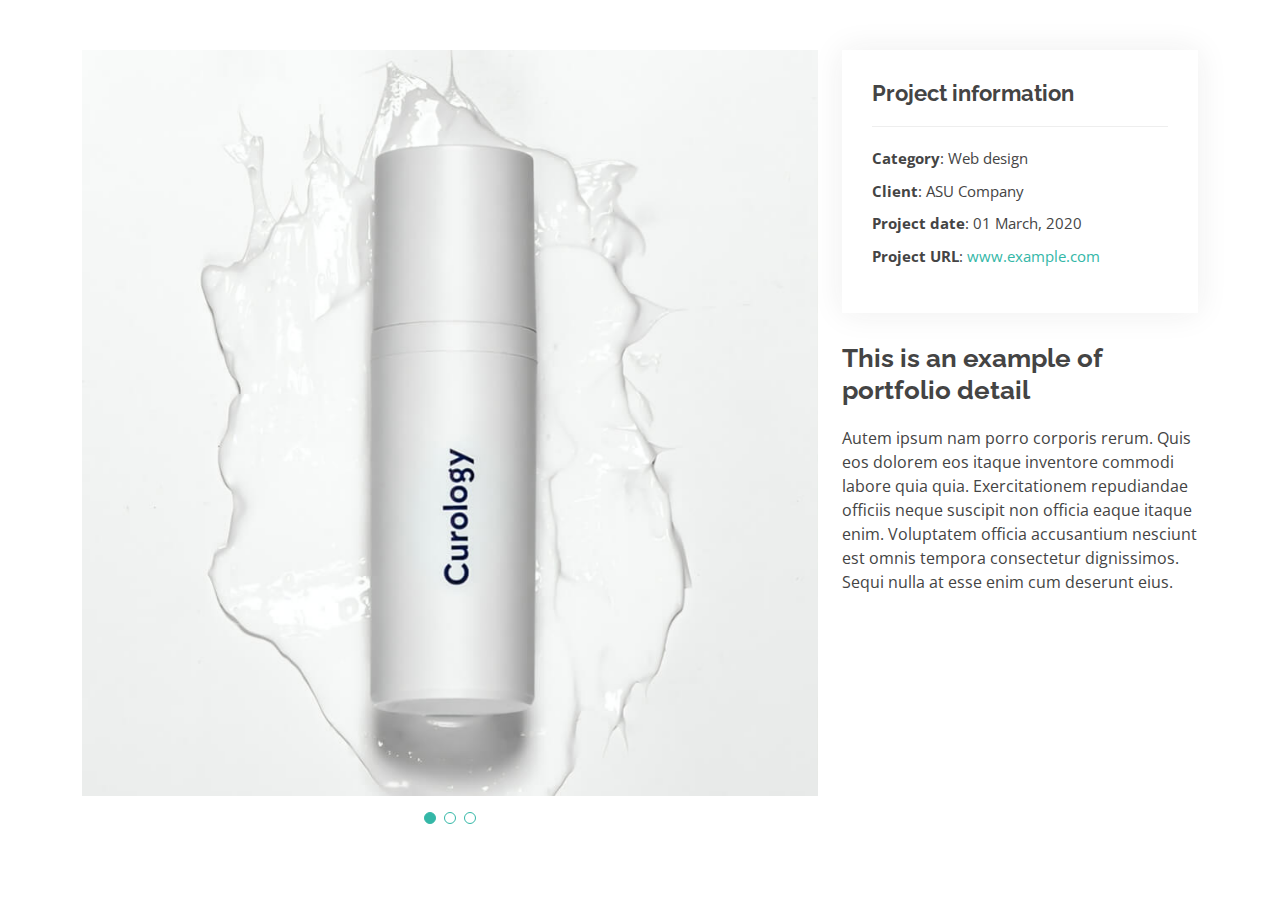
<file: portfolio-details.html>
<!DOCTYPE html>
<html lang="en">

<head>
  <meta charset="utf-8">
  <meta content="width=device-width, initial-scale=1.0" name="viewport">

  <title>Portfolio Details - Kelly Bootstrap Template</title>
  <meta content="" name="description">
  <meta content="" name="keywords">

  <!-- Favicons -->
  <link href="assets/img/favicon.png" rel="icon">
  <link href="assets/img/apple-touch-icon.png" rel="apple-touch-icon">

  <!-- Google Fonts -->
  <link href="https://fonts.googleapis.com/css?family=Open+Sans:300,300i,400,400i,600,600i,700,700i|Raleway:300,300i,400,400i,500,500i,600,600i,700,700i|Poppins:300,300i,400,400i,500,500i,600,600i,700,700i" rel="stylesheet">

  <!-- Vendor CSS Files -->
  <link href="assets/vendor/aos/aos.css" rel="stylesheet">
  <link href="assets/vendor/bootstrap/css/bootstrap.min.css" rel="stylesheet">
  <link href="assets/vendor/bootstrap-icons/bootstrap-icons.css" rel="stylesheet">
  <link href="assets/vendor/boxicons/css/boxicons.min.css" rel="stylesheet">
  <link href="assets/vendor/glightbox/css/glightbox.min.css" rel="stylesheet">
  <link href="assets/vendor/swiper/swiper-bundle.min.css" rel="stylesheet">

  <!-- Template Main CSS File -->
  <link href="assets/css/style.css" rel="stylesheet">

  <!-- =======================================================
  * Template Name: Kelly
  * Updated: Sep 18 2023 with Bootstrap v5.3.2
  * Template URL: https://bootstrapmade.com/kelly-free-bootstrap-cv-resume-html-template/
  * Author: BootstrapMade.com
  * License: https://bootstrapmade.com/license/
  ======================================================== -->
</head>

<body>

  <main id="main">

    <!-- ======= Portfolio Details Section ======= -->
    <section id="portfolio-details" class="portfolio-details">
      <div class="container">

        <div class="row gy-4">

          <div class="col-lg-8">
            <div class="portfolio-details-slider swiper">
              <div class="swiper-wrapper align-items-center">

                <div class="swiper-slide">
                  <img src="assets/img/portfolio/portfolio-1.jpg" alt="">
                </div>

                <div class="swiper-slide">
                  <img src="assets/img/portfolio/portfolio-2.jpg" alt="">
                </div>

                <div class="swiper-slide">
                  <img src="assets/img/portfolio/portfolio-3.jpg" alt="">
                </div>

              </div>
              <div class="swiper-pagination"></div>
            </div>
          </div>

          <div class="col-lg-4">
            <div class="portfolio-info">
              <h3>Project information</h3>
              <ul>
                <li><strong>Category</strong>: Web design</li>
                <li><strong>Client</strong>: ASU Company</li>
                <li><strong>Project date</strong>: 01 March, 2020</li>
                <li><strong>Project URL</strong>: <a href="#">www.example.com</a></li>
              </ul>
            </div>
            <div class="portfolio-description">
              <h2>This is an example of portfolio detail</h2>
              <p>
                Autem ipsum nam porro corporis rerum. Quis eos dolorem eos itaque inventore commodi labore quia quia. Exercitationem repudiandae officiis neque suscipit non officia eaque itaque enim. Voluptatem officia accusantium nesciunt est omnis tempora consectetur dignissimos. Sequi nulla at esse enim cum deserunt eius.
              </p>
            </div>
          </div>

        </div>

      </div>
    </section><!-- End Portfolio Details Section -->

  </main><!-- End #main -->

  <div id="preloader"></div>
  <a href="#" class="back-to-top d-flex align-items-center justify-content-center"><i class="bi bi-arrow-up-short"></i></a>

  <!-- Vendor JS Files -->
  <script src="assets/vendor/purecounter/purecounter_vanilla.js"></script>
  <script src="assets/vendor/aos/aos.js"></script>
  <script src="assets/vendor/bootstrap/js/bootstrap.bundle.min.js"></script>
  <script src="assets/vendor/glightbox/js/glightbox.min.js"></script>
  <script src="assets/vendor/isotope-layout/isotope.pkgd.min.js"></script>
  <script src="assets/vendor/swiper/swiper-bundle.min.js"></script>
  <script src="assets/vendor/waypoints/noframework.waypoints.js"></script>
  <script src="assets/vendor/php-email-form/validate.js"></script>

  <!-- Template Main JS File -->
  <script src="assets/js/main.js"></script>

</body>

</html>
</file>
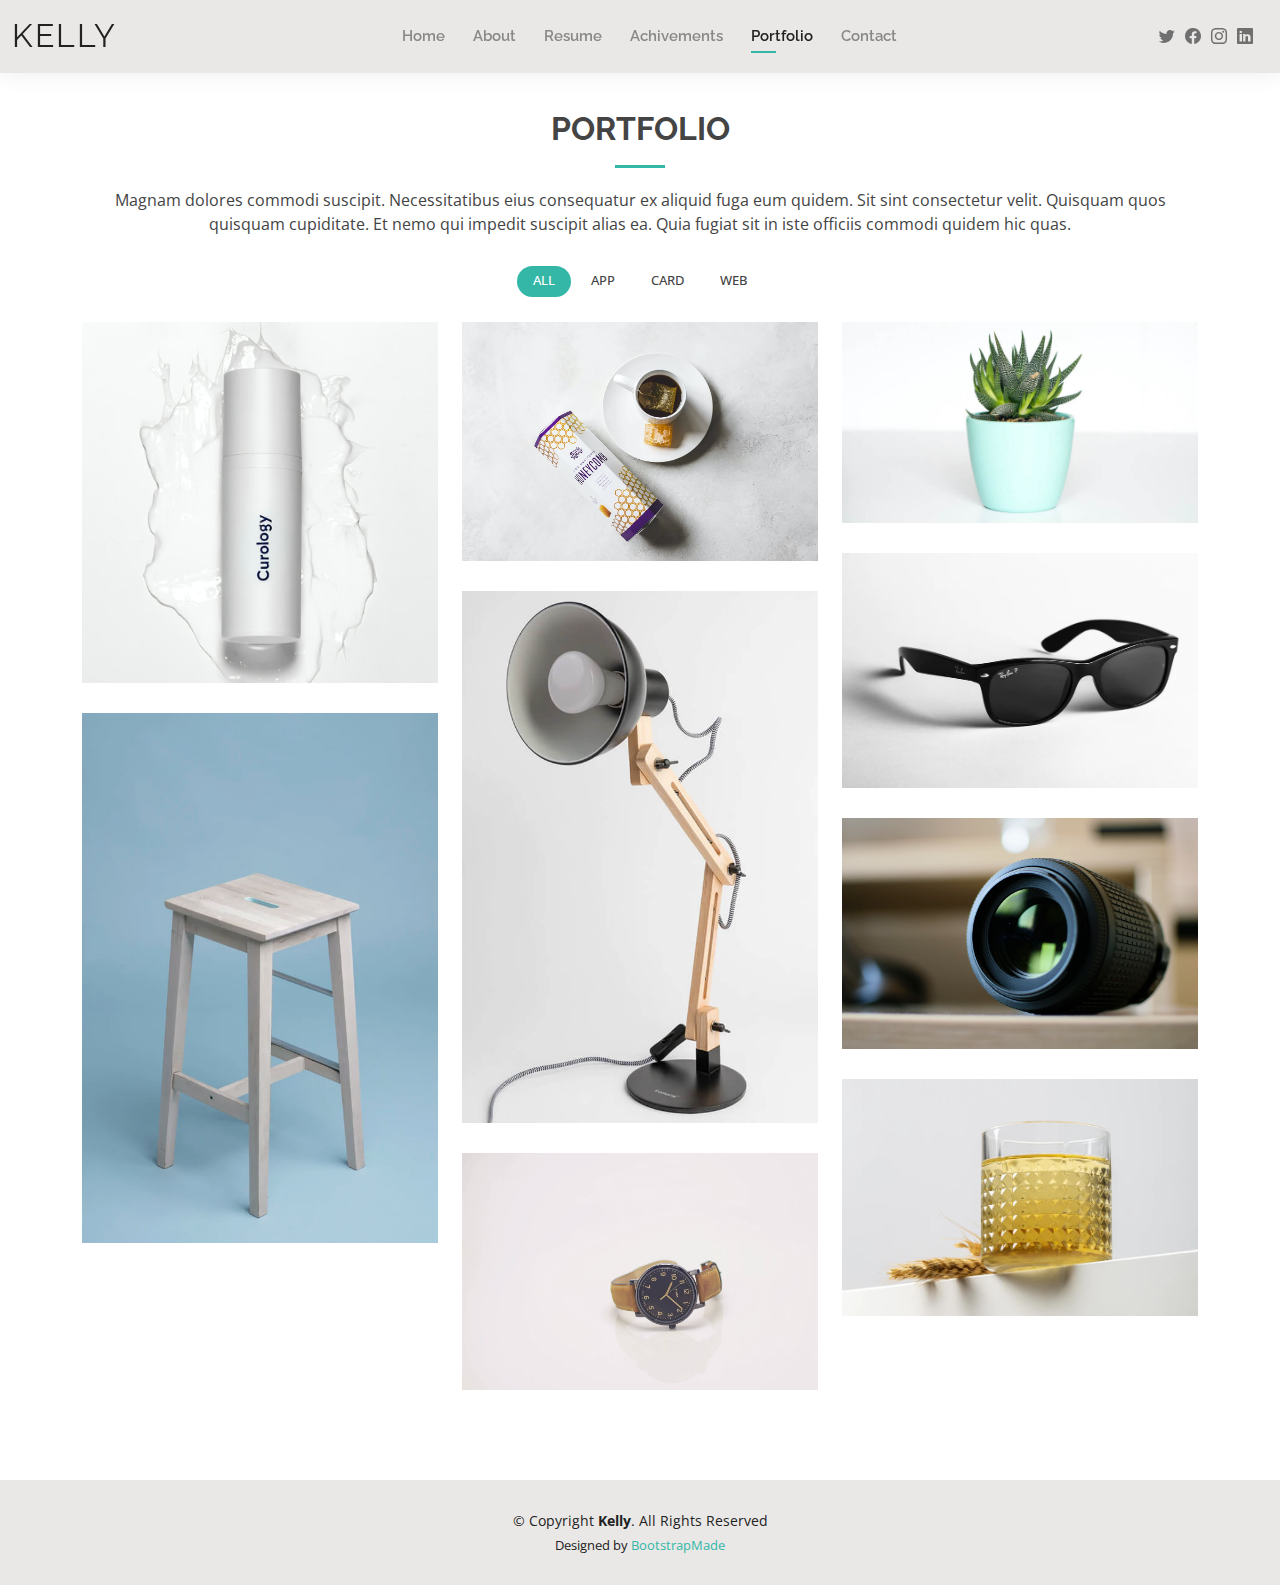
<file: portfolio.html>
<!DOCTYPE html>
<html lang="en">

<head>
  <meta charset="utf-8">
  <meta content="width=device-width, initial-scale=1.0" name="viewport">

  <title>Portfolio - Kelly Bootstrap Template</title>
  <meta content="" name="description">
  <meta content="" name="keywords">

  <!-- Favicons -->
  <link href="assets/img/favicon.png" rel="icon">
  <link href="assets/img/apple-touch-icon.png" rel="apple-touch-icon">

  <!-- Google Fonts -->
  <link href="https://fonts.googleapis.com/css?family=Open+Sans:300,300i,400,400i,600,600i,700,700i|Raleway:300,300i,400,400i,500,500i,600,600i,700,700i|Poppins:300,300i,400,400i,500,500i,600,600i,700,700i" rel="stylesheet">

  <!-- Vendor CSS Files -->
  <link href="assets/vendor/aos/aos.css" rel="stylesheet">
  <link href="assets/vendor/bootstrap/css/bootstrap.min.css" rel="stylesheet">
  <link href="assets/vendor/bootstrap-icons/bootstrap-icons.css" rel="stylesheet">
  <link href="assets/vendor/boxicons/css/boxicons.min.css" rel="stylesheet">
  <link href="assets/vendor/glightbox/css/glightbox.min.css" rel="stylesheet">
  <link href="assets/vendor/swiper/swiper-bundle.min.css" rel="stylesheet">

  <!-- Template Main CSS File -->
  <link href="assets/css/style.css" rel="stylesheet">

  <!-- =======================================================
  * Template Name: Kelly
  * Updated: Sep 18 2023 with Bootstrap v5.3.2
  * Template URL: https://bootstrapmade.com/kelly-free-bootstrap-cv-resume-html-template/
  * Author: BootstrapMade.com
  * License: https://bootstrapmade.com/license/
  ======================================================== -->
</head>

<body>

  <!-- ======= Header ======= -->
  <header id="header" class="fixed-top">
    <div class="container-fluid d-flex justify-content-between align-items-center">

      <h1 class="logo me-auto me-lg-0"><a href="index.html">Kelly</a></h1>
      <!-- Uncomment below if you prefer to use an image logo -->
      <!-- <a href="index.html" class="logo"><img src="assets/img/logo.png" alt="" class="img-fluid"></a>-->

      <nav id="navbar" class="navbar order-last order-lg-0">
        <ul>
          <li><a href="index.html">Home</a></li>
          <li><a href="about.html">About</a></li>
          <li><a href="resume.html">Resume</a></li>
          <li><a href="achivements.html">Achivements</a></li>
          <li><a class="active" href="portfolio.html">Portfolio</a></li>
          <li><a href="contact.html">Contact</a></li>
        </ul>
        <i class="bi bi-list mobile-nav-toggle"></i>
      </nav><!-- .navbar -->

      <div class="header-social-links">
        <a href="#" class="twitter"><i class="bi bi-twitter"></i></a>
        <a href="#" class="facebook"><i class="bi bi-facebook"></i></a>
        <a href="#" class="instagram"><i class="bi bi-instagram"></i></a>
        <a href="#" class="linkedin"><i class="bi bi-linkedin"></i></i></a>
      </div>

    </div>

  </header><!-- End Header -->

  <main id="main">

    <!-- ======= Portfolio Section ======= -->
    <section id="portfolio" class="portfolio">
      <div class="container" data-aos="fade-up">

        <div class="section-title">
          <h2>Portfolio</h2>
          <p>Magnam dolores commodi suscipit. Necessitatibus eius consequatur ex aliquid fuga eum quidem. Sit sint consectetur velit. Quisquam quos quisquam cupiditate. Et nemo qui impedit suscipit alias ea. Quia fugiat sit in iste officiis commodi quidem hic quas.</p>
        </div>

        <div class="row" data-aos="fade-up" data-aos-delay="100">
          <div class="col-lg-12 d-flex justify-content-center">
            <ul id="portfolio-flters">
              <li data-filter="*" class="filter-active">All</li>
              <li data-filter=".filter-app">App</li>
              <li data-filter=".filter-card">Card</li>
              <li data-filter=".filter-web">Web</li>
            </ul>
          </div>
        </div>

        <div class="row portfolio-container" data-aos="fade-up" data-aos-delay="200">

          <div class="col-lg-4 col-md-6 portfolio-item filter-app">
            <div class="portfolio-wrap">
              <img src="assets/img/portfolio/portfolio-1.jpg" class="img-fluid" alt="">
              <div class="portfolio-info">
                <h4>App 1</h4>
                <p>App</p>
                <div class="portfolio-links">
                  <a href="assets/img/portfolio/portfolio-1.jpg" data-gallery="portfolioGallery" class="portfolio-lightbox" title="App 1"><i class="bx bx-plus"></i></a>
                  <a href="portfolio-details.html" class="portfolio-details-lightbox" data-glightbox="type: external" title="Portfolio Details"><i class="bx bx-link"></i></a>
                </div>
              </div>
            </div>
          </div>

          <div class="col-lg-4 col-md-6 portfolio-item filter-web">
            <div class="portfolio-wrap">
              <img src="assets/img/portfolio/portfolio-2.jpg" class="img-fluid" alt="">
              <div class="portfolio-info">
                <h4>Web 3</h4>
                <p>Web</p>
                <div class="portfolio-links">
                  <a href="assets/img/portfolio/portfolio-2.jpg" data-gallery="portfolioGallery" class="portfolio-lightbox" title="Web 3"><i class="bx bx-plus"></i></a>
                  <a href="portfolio-details.html" class="portfolio-details-lightbox" data-glightbox="type: external" title="Portfolio Details"><i class="bx bx-link"></i></a>
                </div>
              </div>
            </div>
          </div>

          <div class="col-lg-4 col-md-6 portfolio-item filter-app">
            <div class="portfolio-wrap">
              <img src="assets/img/portfolio/portfolio-3.jpg" class="img-fluid" alt="">
              <div class="portfolio-info">
                <h4>App 2</h4>
                <p>App</p>
                <div class="portfolio-links">
                  <a href="assets/img/portfolio/portfolio-3.jpg" data-gallery="portfolioGallery" class="portfolio-lightbox" title="App 2"><i class="bx bx-plus"></i></a>
                  <a href="portfolio-details.html" class="portfolio-details-lightbox" data-glightbox="type: external" title="Portfolio Details"><i class="bx bx-link"></i></a>
                </div>
              </div>
            </div>
          </div>

          <div class="col-lg-4 col-md-6 portfolio-item filter-card">
            <div class="portfolio-wrap">
              <img src="assets/img/portfolio/portfolio-4.jpg" class="img-fluid" alt="">
              <div class="portfolio-info">
                <h4>Card 2</h4>
                <p>Card</p>
                <div class="portfolio-links">
                  <a href="assets/img/portfolio/portfolio-4.jpg" data-gallery="portfolioGallery" class="portfolio-lightbox" title="Card 2"><i class="bx bx-plus"></i></a>
                  <a href="portfolio-details.html" class="portfolio-details-lightbox" data-glightbox="type: external" title="Portfolio Details"><i class="bx bx-link"></i></a>
                </div>
              </div>
            </div>
          </div>

          <div class="col-lg-4 col-md-6 portfolio-item filter-web">
            <div class="portfolio-wrap">
              <img src="assets/img/portfolio/portfolio-5.jpg" class="img-fluid" alt="">
              <div class="portfolio-info">
                <h4>Web 2</h4>
                <p>Web</p>
                <div class="portfolio-links">
                  <a href="assets/img/portfolio/portfolio-5.jpg" data-gallery="portfolioGallery" class="portfolio-lightbox" title="Web 2"><i class="bx bx-plus"></i></a>
                  <a href="portfolio-details.html" class="portfolio-details-lightbox" data-glightbox="type: external" title="Portfolio Details"><i class="bx bx-link"></i></a>
                </div>
              </div>
            </div>
          </div>

          <div class="col-lg-4 col-md-6 portfolio-item filter-app">
            <div class="portfolio-wrap">
              <img src="assets/img/portfolio/portfolio-6.jpg" class="img-fluid" alt="">
              <div class="portfolio-info">
                <h4>App 3</h4>
                <p>App</p>
                <div class="portfolio-links">
                  <a href="assets/img/portfolio/portfolio-6.jpg" data-gallery="portfolioGallery" class="portfolio-lightbox" title="App 3"><i class="bx bx-plus"></i></a>
                  <a href="portfolio-details.html" class="portfolio-details-lightbox" data-glightbox="type: external" title="Portfolio Details"><i class="bx bx-link"></i></a>
                </div>
              </div>
            </div>
          </div>

          <div class="col-lg-4 col-md-6 portfolio-item filter-card">
            <div class="portfolio-wrap">
              <img src="assets/img/portfolio/portfolio-7.jpg" class="img-fluid" alt="">
              <div class="portfolio-info">
                <h4>Card 1</h4>
                <p>Card</p>
                <div class="portfolio-links">
                  <a href="assets/img/portfolio/portfolio-7.jpg" data-gallery="portfolioGallery" class="portfolio-lightbox" title="Card 1"><i class="bx bx-plus"></i></a>
                  <a href="portfolio-details.html" class="portfolio-details-lightbox" data-glightbox="type: external" title="Portfolio Details"><i class="bx bx-link"></i></a>
                </div>
              </div>
            </div>
          </div>

          <div class="col-lg-4 col-md-6 portfolio-item filter-card">
            <div class="portfolio-wrap">
              <img src="assets/img/portfolio/portfolio-8.jpg" class="img-fluid" alt="">
              <div class="portfolio-info">
                <h4>Card 3</h4>
                <p>Card</p>
                <div class="portfolio-links">
                  <a href="assets/img/portfolio/portfolio-8.jpg" data-gallery="portfolioGallery" class="portfolio-lightbox" title="Card 3"><i class="bx bx-plus"></i></a>
                  <a href="portfolio-details.html" class="portfolio-details-lightbox" data-glightbox="type: external" title="Portfolio Details"><i class="bx bx-link"></i></a>
                </div>
              </div>
            </div>
          </div>

          <div class="col-lg-4 col-md-6 portfolio-item filter-web">
            <div class="portfolio-wrap">
              <img src="assets/img/portfolio/portfolio-9.jpg" class="img-fluid" alt="">
              <div class="portfolio-info">
                <h4>Web 3</h4>
                <p>Web</p>
                <div class="portfolio-links">
                  <a href="assets/img/portfolio/portfolio-9.jpg" data-gallery="portfolioGallery" class="portfolio-lightbox" title="Web 3"><i class="bx bx-plus"></i></a>
                  <a href="portfolio-details.html" class="portfolio-details-lightbox" data-glightbox="type: external" title="Portfolio Details"><i class="bx bx-link"></i></a>
                </div>
              </div>
            </div>
          </div>

        </div>

      </div>
    </section><!-- End Portfolio Section -->

  </main><!-- End #main -->

  <!-- ======= Footer ======= -->
  <footer id="footer">
    <div class="container">
      <div class="copyright">
        &copy; Copyright <strong><span>Kelly</span></strong>. All Rights Reserved
      </div>
      <div class="credits">
        <!-- All the links in the footer should remain intact. -->
        <!-- You can delete the links only if you purchased the pro version. -->
        <!-- Licensing information: https://bootstrapmade.com/license/ -->
        <!-- Purchase the pro version with working PHP/AJAX contact form: https://bootstrapmade.com/kelly-free-bootstrap-cv-resume-html-template/ -->
        Designed by <a href="https://bootstrapmade.com/">BootstrapMade</a>
      </div>
    </div>
  </footer><!-- End  Footer -->

  <div id="preloader"></div>
  <a href="#" class="back-to-top d-flex align-items-center justify-content-center"><i class="bi bi-arrow-up-short"></i></a>

  <!-- Vendor JS Files -->
  <script src="assets/vendor/purecounter/purecounter_vanilla.js"></script>
  <script src="assets/vendor/aos/aos.js"></script>
  <script src="assets/vendor/bootstrap/js/bootstrap.bundle.min.js"></script>
  <script src="assets/vendor/glightbox/js/glightbox.min.js"></script>
  <script src="assets/vendor/isotope-layout/isotope.pkgd.min.js"></script>
  <script src="assets/vendor/swiper/swiper-bundle.min.js"></script>
  <script src="assets/vendor/waypoints/noframework.waypoints.js"></script>
  <script src="assets/vendor/php-email-form/validate.js"></script>

  <!-- Template Main JS File -->
  <script src="assets/js/main.js"></script>

</body>

</html>
</file>
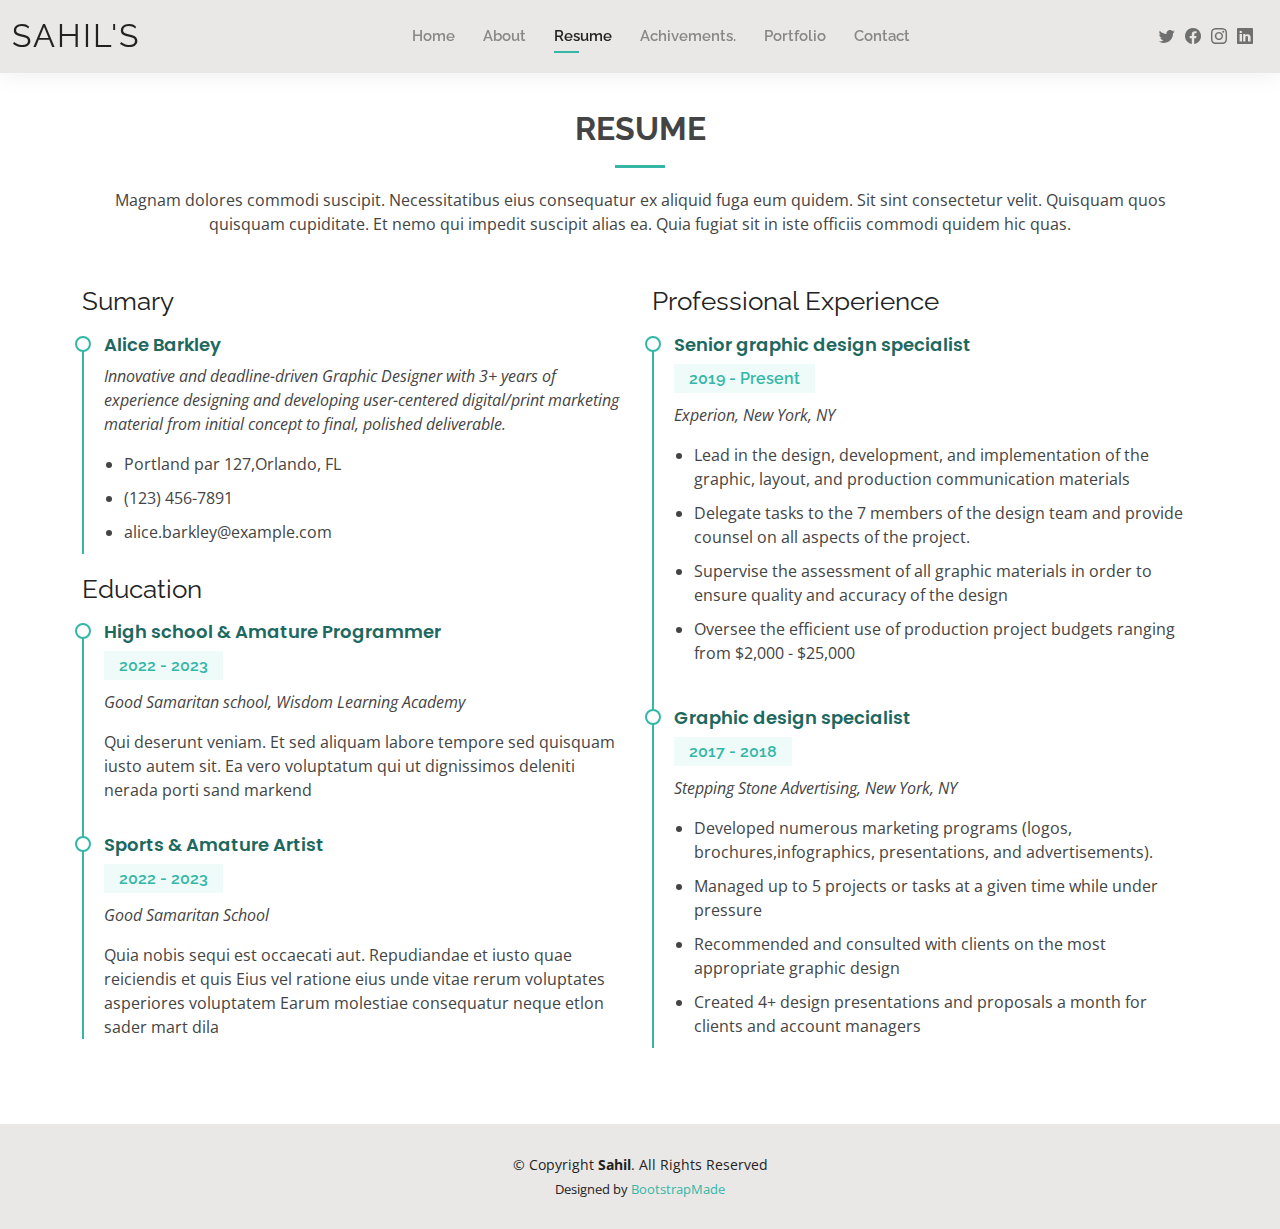
<file: resume.html>
<!DOCTYPE html>
<html lang="en">

<head>
  <meta charset="utf-8">
  <meta content="width=device-width, initial-scale=1.0" name="viewport">

  <title>Resume - Sahil Personal Portfolio</title>
  <meta content="" name="description">
  <meta content="" name="keywords">

  <!-- Favicons -->
  <link href="assets/img/favicon.png" rel="icon">
  <link href="assets/img/apple-touch-icon.png" rel="apple-touch-icon">

  <!-- Google Fonts -->
  <link href="https://fonts.googleapis.com/css?family=Open+Sans:300,300i,400,400i,600,600i,700,700i|Raleway:300,300i,400,400i,500,500i,600,600i,700,700i|Poppins:300,300i,400,400i,500,500i,600,600i,700,700i" rel="stylesheet">

  <!-- Vendor CSS Files -->
  <link href="assets/vendor/aos/aos.css" rel="stylesheet">
  <link href="assets/vendor/bootstrap/css/bootstrap.min.css" rel="stylesheet">
  <link href="assets/vendor/bootstrap-icons/bootstrap-icons.css" rel="stylesheet">
  <link href="assets/vendor/boxicons/css/boxicons.min.css" rel="stylesheet">
  <link href="assets/vendor/glightbox/css/glightbox.min.css" rel="stylesheet">
  <link href="assets/vendor/swiper/swiper-bundle.min.css" rel="stylesheet">

  <!-- Template Main CSS File -->
  <link href="assets/css/style.css" rel="stylesheet">

  <!-- =======================================================
  * Template Name: Kelly
  * Updated: Sep 18 2023 with Bootstrap v5.3.2
  * Template URL: https://bootstrapmade.com/kelly-free-bootstrap-cv-resume-html-template/
  * Author: BootstrapMade.com
  * License: https://bootstrapmade.com/license/
  ======================================================== -->
</head>

<body>

  <!-- ======= Header ======= -->
  <header id="header" class="fixed-top">
    <div class="container-fluid d-flex justify-content-between align-items-center">

      <h1 class="logo me-auto me-lg-0"><a href="index.html">Sahil's</a></h1>
      <!-- Uncomment below if you prefer to use an image logo -->
      <!-- <a href="index.html" class="logo"><img src="assets/img/logo.png" alt="" class="img-fluid"></a>-->

      <nav id="navbar" class="navbar order-last order-lg-0">
        <ul>
          <li><a href="index.html">Home</a></li>
          <li><a href="about.html">About</a></li>
          <li><a class="active" href="resume.html">Resume</a></li>
          <li><a href="achivements..html">Achivements.</a></li>
          <li><a href="portfolio.html">Portfolio</a></li>
          <li><a href="contact.html">Contact</a></li>
        </ul>
        <i class="bi bi-list mobile-nav-toggle"></i>
      </nav><!-- .navbar -->

      <div class="header-social-links">
        <a href="#" class="twitter"><i class="bi bi-twitter"></i></a>
        <a href="#" class="facebook"><i class="bi bi-facebook"></i></a>
        <a href="#" class="instagram"><i class="bi bi-instagram"></i></a>
        <a href="#" class="linkedin"><i class="bi bi-linkedin"></i></i></a>
      </div>

    </div>

  </header><!-- End Header -->

  <main id="main">

    <!-- ======= Resume Section ======= -->
    <section id="resume" class="resume">
      <div class="container" data-aos="fade-up">

        <div class="section-title">
          <h2>Resume</h2>
          <p>Magnam dolores commodi suscipit. Necessitatibus eius consequatur ex aliquid fuga eum quidem. Sit sint consectetur velit. Quisquam quos quisquam cupiditate. Et nemo qui impedit suscipit alias ea. Quia fugiat sit in iste officiis commodi quidem hic quas.</p>
        </div>

        <div class="row">
          <div class="col-lg-6">
            <h3 class="resume-title">Sumary</h3>
            <div class="resume-item pb-0">
              <h4>Alice Barkley</h4>
              <p><em>Innovative and deadline-driven Graphic Designer with 3+ years of experience designing and developing user-centered digital/print marketing material from initial concept to final, polished deliverable.</em></p>
              <p>
              <ul>
                <li>Portland par 127,Orlando, FL</li>
                <li>(123) 456-7891</li>
                <li>alice.barkley@example.com</li>
              </ul>
              </p>
            </div>

            <h3 class="resume-title">Education</h3>
            <div class="resume-item">
              <h4>High school &amp; Amature Programmer</h4>
              <h5>2022 - 2023</h5>
              <p><em>Good Samaritan school, Wisdom Learning Academy</em></p>
              <p>Qui deserunt veniam. Et sed aliquam labore tempore sed quisquam iusto autem sit. Ea vero voluptatum qui ut dignissimos deleniti nerada porti sand markend</p>
            </div>
            <div class="resume-item">
              <h4>Sports &amp; Amature Artist</h4>
              <h5>2022 - 2023</h5>
              <p><em>Good Samaritan School</em></p>
              <p>Quia nobis sequi est occaecati aut. Repudiandae et iusto quae reiciendis et quis Eius vel ratione eius unde vitae rerum voluptates asperiores voluptatem Earum molestiae consequatur neque etlon sader mart dila</p>
            </div>
          </div>
          <div class="col-lg-6">
            <h3 class="resume-title">Professional Experience</h3>
            <div class="resume-item">
              <h4>Senior graphic design specialist</h4>
              <h5>2019 - Present</h5>
              <p><em>Experion, New York, NY </em></p>
              <p>
              <ul>
                <li>Lead in the design, development, and implementation of the graphic, layout, and production communication materials</li>
                <li>Delegate tasks to the 7 members of the design team and provide counsel on all aspects of the project. </li>
                <li>Supervise the assessment of all graphic materials in order to ensure quality and accuracy of the design</li>
                <li>Oversee the efficient use of production project budgets ranging from $2,000 - $25,000</li>
              </ul>
              </p>
            </div>
            <div class="resume-item">
              <h4>Graphic design specialist</h4>
              <h5>2017 - 2018</h5>
              <p><em>Stepping Stone Advertising, New York, NY</em></p>
              <p>
              <ul>
                <li>Developed numerous marketing programs (logos, brochures,infographics, presentations, and advertisements).</li>
                <li>Managed up to 5 projects or tasks at a given time while under pressure</li>
                <li>Recommended and consulted with clients on the most appropriate graphic design</li>
                <li>Created 4+ design presentations and proposals a month for clients and account managers</li>
              </ul>
              </p>
            </div>
          </div>
        </div>

      </div>
    </section><!-- End Resume Section -->

  </main><!-- End #main -->

  <!-- ======= Footer ======= -->
  <footer id="footer">
    <div class="container">
      <div class="copyright">
        &copy; Copyright <strong><span>Sahil</span></strong>. All Rights Reserved
      </div>
      <div class="credits">
        <!-- All the links in the footer should remain intact. -->
        <!-- You can delete the links only if you purchased the pro version. -->
        <!-- Licensing information: https://bootstrapmade.com/license/ -->
        <!-- Purchase the pro version with working PHP/AJAX contact form: https://bootstrapmade.com/kelly-free-bootstrap-cv-resume-html-template/ -->
        Designed by <a href="https://bootstrapmade.com/">BootstrapMade</a>
      </div>
    </div>
  </footer><!-- End  Footer -->

  <div id="preloader"></div>
  <a href="#" class="back-to-top d-flex align-items-center justify-content-center"><i class="bi bi-arrow-up-short"></i></a>

  <!-- Vendor JS Files -->
  <script src="assets/vendor/purecounter/purecounter_vanilla.js"></script>
  <script src="assets/vendor/aos/aos.js"></script>
  <script src="assets/vendor/bootstrap/js/bootstrap.bundle.min.js"></script>
  <script src="assets/vendor/glightbox/js/glightbox.min.js"></script>
  <script src="assets/vendor/isotope-layout/isotope.pkgd.min.js"></script>
  <script src="assets/vendor/swiper/swiper-bundle.min.js"></script>
  <script src="assets/vendor/waypoints/noframework.waypoints.js"></script>
  <script src="assets/vendor/php-email-form/validate.js"></script>

  <!-- Template Main JS File -->
  <script src="assets/js/main.js"></script>

</body>

</html>
</file>
<file: assets/css/style.css>
/**
* Template Name: Kelly
* Updated: Sep 18 2023 with Bootstrap v5.3.2
* Template URL: https://bootstrapmade.com/kelly-free-bootstrap-cv-resume-html-template/
* Author: BootstrapMade.com
* License: https://bootstrapmade.com/license/
*/

/*--------------------------------------------------------------
# General
--------------------------------------------------------------*/
body {
  font-family: "Open Sans", sans-serif;
  color: #444444;
}

a {
  color: #34b7a7;
  text-decoration: none;
}

a:hover {
  color: #51cdbe;
  text-decoration: none;
}

h1,
h2,
h3,
h4,
h5,
h6 {
  font-family: "Raleway", sans-serif;
}

#main {
  margin-top: 50px;
}

@media (max-width: 992px) {
  #main {
    margin-top: 30px;
  }
}

/*--------------------------------------------------------------
# Preloader
--------------------------------------------------------------*/
#preloader {
  position: fixed;
  top: 0;
  left: 0;
  right: 0;
  bottom: 0;
  z-index: 9999;
  overflow: hidden;
  background: #fff;
}

#preloader:before {
  content: "";
  position: fixed;
  top: calc(50% - 30px);
  left: calc(50% - 30px);
  border: 6px solid #34b7a7;
  border-top-color: #dcf5f2;
  border-radius: 50%;
  width: 60px;
  height: 60px;
  animation: animate-preloader 1s linear infinite;
}

@keyframes animate-preloader {
  0% {
    transform: rotate(0deg);
  }

  100% {
    transform: rotate(360deg);
  }
}

/*--------------------------------------------------------------
# Back to top button
--------------------------------------------------------------*/
.back-to-top {
  position: fixed;
  visibility: hidden;
  opacity: 0;
  right: 15px;
  bottom: 15px;
  z-index: 996;
  background: #34b7a7;
  width: 40px;
  height: 40px;
  border-radius: 50px;
  transition: all 0.4s;
}

.back-to-top i {
  font-size: 24px;
  color: #fff;
  line-height: 0;
}

.back-to-top:hover {
  background: #49cbbb;
  color: #fff;
}

.back-to-top.active {
  visibility: visible;
  opacity: 1;
}

/*--------------------------------------------------------------
# Header
--------------------------------------------------------------*/
#header {
  background: #e9e8e6;
  box-shadow: 0px 0px 25px 0 rgba(0, 0, 0, 0.08);
  z-index: 997;
  padding: 15px 0;
}

#header .logo {
  font-size: 32px;
  margin: 0;
  padding: 0;
  line-height: 1;
  font-weight: 400;
  letter-spacing: 2px;
  text-transform: uppercase;
}

#header .logo a {
  color: #222222;
}

#header .logo img {
  max-height: 40px;
}

@media (max-width: 992px) {
  #header .logo {
    font-size: 28px;
  }
}

/*--------------------------------------------------------------
# Header Social Links
--------------------------------------------------------------*/
.header-social-links {
  padding-right: 15px;
}

.header-social-links a {
  color: #6f6f6f;
  padding-left: 6px;
  display: inline-block;
  line-height: 0px;
  transition: 0.3s;
  font-size: 16px;
}

.header-social-links a:hover {
  color: #34b7a7;
}

/*--------------------------------------------------------------
# Navigation Menu
--------------------------------------------------------------*/
/**
* Desktop Navigation 
*/
.navbar {
  padding: 0;
}

.navbar ul {
  margin: 0;
  padding: 0;
  display: flex;
  list-style: none;
  align-items: center;
}

.navbar li {
  position: relative;
  padding: 10px 0 10px 28px;
}

.navbar a,
.navbar a:focus {
  display: flex;
  align-items: center;
  justify-content: space-between;
  font-family: "Raleway", sans-serif;
  font-size: 15px;
  font-weight: 600;
  color: #888888;
  white-space: nowrap;
  transition: 0.3s;
  position: relative;
}

.navbar a i,
.navbar a:focus i {
  font-size: 12px;
  line-height: 0;
  margin-left: 5px;
}

.navbar>ul>li>a:before {
  content: "";
  position: absolute;
  width: 0;
  height: 2px;
  bottom: -5px;
  left: 0;
  background-color: #34b7a7;
  visibility: hidden;
  width: 0px;
  transition: all 0.3s ease-in-out 0s;
}

.navbar a:hover:before,
.navbar li:hover>a:before,
.navbar .active:before {
  visibility: visible;
  width: 25px;
}

.navbar a:hover,
.navbar .active,
.navbar .active:focus,
.navbar li:hover>a {
  color: #222222;
}

.navbar .dropdown ul {
  display: block;
  position: absolute;
  left: 14px;
  top: calc(100% + 30px);
  margin: 0;
  padding: 10px 0;
  z-index: 99;
  opacity: 0;
  visibility: hidden;
  background: #fff;
  box-shadow: 0px 0px 30px rgba(127, 137, 161, 0.25);
  transition: 0.3s;
  border-radius: 4px;
}

.navbar .dropdown ul li {
  min-width: 200px;
  padding: 0;
}

.navbar .dropdown ul a {
  padding: 10px 20px;
  font-size: 15px;
  text-transform: none;
  font-weight: 600;
}

.navbar .dropdown ul a i {
  font-size: 12px;
}

.navbar .dropdown ul a:hover,
.navbar .dropdown ul .active:hover,
.navbar .dropdown ul li:hover>a {
  color: #34b7a7;
}

.navbar .dropdown:hover>ul {
  opacity: 1;
  top: 100%;
  visibility: visible;
}

.navbar .dropdown .dropdown ul {
  top: 0;
  left: calc(100% - 30px);
  visibility: hidden;
}

.navbar .dropdown .dropdown:hover>ul {
  opacity: 1;
  top: 0;
  left: 100%;
  visibility: visible;
}

@media (max-width: 1366px) {
  .navbar .dropdown .dropdown ul {
    left: -90%;
  }

  .navbar .dropdown .dropdown:hover>ul {
    left: -100%;
  }
}

/**
* Mobile Navigation 
*/
.mobile-nav-toggle {
  color: #222222;
  font-size: 28px;
  cursor: pointer;
  display: none;
  line-height: 0;
  transition: 0.5s;
}

.mobile-nav-toggle.bi-x {
  color: #fff;
}

@media (max-width: 991px) {
  .mobile-nav-toggle {
    display: block;
  }

  .navbar ul {
    display: none;
  }
}

.navbar-mobile {
  position: fixed;
  overflow: hidden;
  top: 0;
  right: 0;
  left: 0;
  bottom: 0;
  background: rgba(9, 9, 9, 0.9);
  transition: 0.3s;
  z-index: 999;
}

.navbar-mobile .mobile-nav-toggle {
  position: absolute;
  top: 15px;
  right: 15px;
}

.navbar-mobile ul {
  display: block;
  position: absolute;
  top: 55px;
  right: 15px;
  bottom: 15px;
  left: 15px;
  padding: 10px 0;
  border-radius: 10px;
  background-color: #fff;
  overflow-y: auto;
  transition: 0.3s;
}

.navbar-mobile a,
.navbar-mobile a:focus {
  font-size: 15px;
  padding-right: 15px;
  color: #222222;
}

.navbar-mobile a:hover,
.navbar-mobile .active,
.navbar-mobile li:hover>a {
  color: #34b7a7;
}

.navbar-mobile .getstarted,
.navbar-mobile .getstarted:focus {
  margin: 15px;
}

.navbar-mobile .dropdown ul {
  position: static;
  display: none;
  margin: 10px 20px;
  padding: 10px 0;
  z-index: 99;
  opacity: 1;
  visibility: visible;
  background: #fff;
  box-shadow: 0px 0px 30px rgba(127, 137, 161, 0.25);
}

.navbar-mobile .dropdown ul li {
  min-width: 200px;
}

.navbar-mobile .dropdown ul a {
  padding: 10px 20px;
}

.navbar-mobile .dropdown ul a i {
  font-size: 12px;
}

.navbar-mobile .dropdown ul a:hover,
.navbar-mobile .dropdown ul .active:hover,
.navbar-mobile .dropdown ul li:hover>a {
  color: #34b7a7;
}

.navbar-mobile .dropdown>.dropdown-active {
  display: block;
}

/*--------------------------------------------------------------
# Hero Section
--------------------------------------------------------------*/
#hero {
  width: 100%;
  height: 100vh;
  background: url("../img/hero-bg.jpg") top right;
  background-size: cover;
}

#hero .container {
  padding-top: 70px;
  position: relative;
}

@media (max-width: 992px) {
  #hero .container {
    padding-top: 58px;
  }
}

#hero h1 {
  margin: 0;
  font-size: 48px;
  font-weight: 700;
  line-height: 56px;
  color: #222222;
}

#hero h2 {
  color: #6f6f6f;
  margin: 10px 0 0 0;
  font-size: 22px;
}

#hero .btn-about {
  font-family: "Raleway", sans-serif;
  text-transform: uppercase;
  font-weight: 600;
  font-size: 12px;
  letter-spacing: 1px;
  display: inline-block;
  padding: 12px 40px;
  border-radius: 50px;
  transition: 0.5s;
  margin-top: 30px;
  color: #fff;
  background: #76E5F0;
}

#hero .btn-about:hover {
  background: #3dc8b7;
}

@media (min-width: 1024px) {
  #hero {
    background-attachment: fixed;
  }
}

@media (max-width: 992px) {
  #hero:before {
    content: "";
    background: rgba(255, 255, 255, 0.8);
    position: absolute;
    bottom: 0;
    top: 0;
    left: 0;
    right: 0;
  }

  #hero h1 {
    font-size: 28px;
    line-height: 36px;
  }

  #hero h2 {
    font-size: 18px;
    line-height: 24px;
  }
}

/*--------------------------------------------------------------
# Sections General
--------------------------------------------------------------*/
section {
  padding: 60px 0;
}

.section-bg {
  background-color: #e7f8f6;
}

.section-title {
  text-align: center;
  padding-bottom: 30px;
}

.section-title h2 {
  font-size: 32px;
  font-weight: bold;
  text-transform: uppercase;
  margin-bottom: 20px;
  padding-bottom: 20px;
  position: relative;
}

.section-title h2::after {
  content: "";
  position: absolute;
  display: block;
  width: 50px;
  height: 3px;
  background: #34b7a7;
  bottom: 0;
  left: calc(50% - 25px);
}

.section-title p {
  margin-bottom: 0;
}

/*--------------------------------------------------------------
# Cta
--------------------------------------------------------------*/
.cta {
  background: linear-gradient(rgba(0, 0, 0, 0.6), rgba(0, 0, 0, 0.6)), url("../img/bg-1.jpg") fixed center center;
  background-size: cover;
  padding: 80px 0;
}

.cta h3 {
  color: #fff;
  font-size: 28px;
  font-weight: 700;
}

.cta p {
  color: #fff;
}

.cta .cta-btn {
  font-family: "Raleway", sans-serif;
  text-transform: uppercase;
  font-weight: 500;
  font-size: 16px;
  letter-spacing: 1px;
  display: inline-block;
  padding: 8px 20px;
  border-radius: 2px;
  transition: 0.5s;
  margin: 10px;
  border: 2px solid #fff;
  color: #fff;
}

.cta .cta-btn:hover {
  background: #34b7a7;
  border: 2px solid #34b7a7;
}

@media (max-width: 1024px) {
  .cta {
    background-attachment: scroll;
  }
}

@media (min-width: 769px) {
  .cta .cta-btn-container {
    display: flex;
    align-items: center;
    justify-content: flex-end;
  }
}

/*--------------------------------------------------------------
# About
--------------------------------------------------------------*/
.about .content h3 {
  font-weight: 700;
  font-size: 26px;
  color: #555555;
}

.about .content ul {
  list-style: none;
  padding: 0;
}

.about .content ul li {
  padding-bottom: 10px;
}

.about .content ul i {
  font-size: 20px;
  padding-right: 2px;
  color: #34b7a7;
}

.about .content p:last-child {
  margin-bottom: 0;
}

/*--------------------------------------------------------------
# Skills
--------------------------------------------------------------*/
.skills .progress {
  height: 60px;
  display: block;
  background: none;
  border-radius: 0;
}

.skills .progress .skill {
  padding: 10px 0;
  margin: 0 0 6px 0;
  text-transform: uppercase;
  display: block;
  font-weight: 600;
  font-family: "Poppins", sans-serif;
  color: #222222;
}

.skills .progress .skill .val {
  float: right;
  font-style: normal;
}

.skills .progress-bar-wrap {
  background: #f3f3f3;
}

.skills .progress-bar {
  width: 1px;
  height: 10px;
  transition: 0.9s;
  background-color: #34b7a7;
}

/*--------------------------------------------------------------
# Facts
--------------------------------------------------------------*/
.facts .counters span {
  font-size: 48px;
  display: block;
  color: #34b7a7;
}

.facts .counters p {
  padding: 0;
  margin: 0 0 20px 0;
  font-family: "Raleway", sans-serif;
  font-size: 14px;
}

/*--------------------------------------------------------------
# Testimonials
--------------------------------------------------------------*/
.testimonials .section-header {
  margin-bottom: 40px;
}

.testimonials .testimonials-carousel,
.testimonials .testimonials-slider {
  overflow: hidden;
}

.testimonials .testimonial-item {
  text-align: center;
}

.testimonials .testimonial-item .testimonial-img {
  width: 120px;
  border-radius: 50%;
  border: 4px solid #fff;
  margin: 0 auto;
}

.testimonials .testimonial-item h3 {
  font-size: 20px;
  font-weight: bold;
  margin: 10px 0 5px 0;
  color: #111;
}

.testimonials .testimonial-item h4 {
  font-size: 14px;
  color: #999;
  margin: 0 0 15px 0;
}

.testimonials .testimonial-item .quote-icon-left,
.testimonials .testimonial-item .quote-icon-right {
  color: #c8efea;
  font-size: 26px;
}

.testimonials .testimonial-item .quote-icon-left {
  display: inline-block;
  left: -5px;
  position: relative;
}

.testimonials .testimonial-item .quote-icon-right {
  display: inline-block;
  right: -5px;
  position: relative;
  top: 10px;
}

.testimonials .testimonial-item p {
  font-style: italic;
  margin: 0 auto 15px auto;
}

@media (min-width: 992px) {
  .testimonials .testimonial-item p {
    width: 80%;
  }
}

.testimonials .swiper-pagination {
  margin-top: 20px;
  position: relative;
}

.testimonials .swiper-pagination .swiper-pagination-bullet {
  width: 12px;
  height: 12px;
  background-color: #fff;
  opacity: 1;
  border: 1px solid #34b7a7;
}

.testimonials .swiper-pagination .swiper-pagination-bullet-active {
  background-color: #34b7a7;
}

/*--------------------------------------------------------------
# Resume
--------------------------------------------------------------*/
.resume .resume-title {
  font-size: 26px;
  font-weight: 400;
  margin-top: 20px;
  margin-bottom: 20px;
  color: #222222;
}

.resume .resume-item {
  padding: 0 0 20px 20px;
  margin-top: -2px;
  border-left: 2px solid #34b7a7;
  position: relative;
}

.resume .resume-item h4 {
  line-height: 18px;
  font-size: 18px;
  font-weight: 600;
  font-family: "Poppins", sans-serif;
  color: #1d685f;
  margin-bottom: 10px;
}

.resume .resume-item h5 {
  font-size: 16px;
  background: #effbf9;
  padding: 5px 15px;
  display: inline-block;
  font-weight: 600;
  margin-bottom: 10px;
  color: #34b7a7;
}

.resume .resume-item ul {
  padding-left: 20px;
}

.resume .resume-item ul li {
  padding-bottom: 10px;
}

.resume .resume-item:last-child {
  padding-bottom: 0;
}

.resume .resume-item::before {
  content: "";
  position: absolute;
  width: 16px;
  height: 16px;
  border-radius: 50px;
  left: -9px;
  top: 0;
  background: #fff;
  border: 2px solid #34b7a7;
}

/*--------------------------------------------------------------
# Services
--------------------------------------------------------------*/
.services .icon-box {
  text-align: center;
  padding: 70px 20px 80px 20px;
  transition: all ease-in-out 0.3s;
  background: #fff;
  box-shadow: 0px 0 35px 0 rgba(0, 0, 0, 0.08);
}

.services .icon-box .icon {
  margin: 0 auto;
  width: 100px;
  height: 100px;
  display: flex;
  align-items: center;
  justify-content: center;
  transition: ease-in-out 0.3s;
  position: relative;
}

.services .icon-box .icon i {
  font-size: 36px;
  transition: 0.5s;
  position: relative;
}

.services .icon-box .icon svg {
  position: absolute;
  top: 0;
  left: 0;
}

.services .icon-box .icon svg path {
  transition: 0.5s;
  fill: #f5f5f5;
}

.services .icon-box h4 {
  font-weight: 600;
  margin: 10px 0 15px 0;
  font-size: 22px;
}

.services .icon-box h4 a {
  color: #222222;
  transition: ease-in-out 0.3s;
}

.services .icon-box p {
  line-height: 24px;
  font-size: 14px;
  margin-bottom: 0;
}

.services .iconbox-blue i {
  color: #47aeff;
}

.services .iconbox-blue:hover .icon i {
  color: #fff;
}

.services .iconbox-blue:hover .icon path {
  fill: #47aeff;
}

.services .iconbox-orange i {
  color: #ffa76e;
}

.services .iconbox-orange:hover .icon i {
  color: #fff;
}

.services .iconbox-orange:hover .icon path {
  fill: #ffa76e;
}

.services .iconbox-pink i {
  color: #e80368;
}

.services .iconbox-pink:hover .icon i {
  color: #fff;
}

.services .iconbox-pink:hover .icon path {
  fill: #e80368;
}

.services .iconbox-yellow i {
  color: #ffbb2c;
}

.services .iconbox-yellow:hover .icon i {
  color: #fff;
}

.services .iconbox-yellow:hover .icon path {
  fill: #ffbb2c;
}

.services .iconbox-red i {
  color: #ff5828;
}

.services .iconbox-red:hover .icon i {
  color: #fff;
}

.services .iconbox-red:hover .icon path {
  fill: #ff5828;
}

.services .iconbox-teal i {
  color: #11dbcf;
}

.services .iconbox-teal:hover .icon i {
  color: #fff;
}

.services .iconbox-teal:hover .icon path {
  fill: #11dbcf;
}

/*--------------------------------------------------------------
# Portfolio
--------------------------------------------------------------*/
.portfolio .portfolio-item {
  margin-bottom: 30px;
}

.portfolio #portfolio-flters {
  padding: 0;
  margin: 0 auto 20px auto;
  list-style: none;
  text-align: center;
}

.portfolio #portfolio-flters li {
  cursor: pointer;
  display: inline-block;
  padding: 8px 16px 10px 16px;
  font-size: 13px;
  font-weight: 500;
  line-height: 1;
  text-transform: uppercase;
  color: #444444;
  margin-bottom: 5px;
  transition: all 0.3s ease-in-out;
  border-radius: 50px;
}

.portfolio #portfolio-flters li:hover,
.portfolio #portfolio-flters li.filter-active {
  color: #fff;
  background: #34b7a7;
}

.portfolio #portfolio-flters li:last-child {
  margin-right: 0;
}

.portfolio .portfolio-wrap {
  transition: 0.3s;
  position: relative;
  overflow: hidden;
  z-index: 1;
  background: rgba(34, 34, 34, 0.6);
}

.portfolio .portfolio-wrap::before {
  content: "";
  background: rgba(34, 34, 34, 0.6);
  position: absolute;
  left: 0;
  right: 0;
  top: 0;
  bottom: 0;
  transition: all ease-in-out 0.3s;
  z-index: 2;
  opacity: 0;
}

.portfolio .portfolio-wrap img {
  transition: all ease-in-out 0.3s;
}

.portfolio .portfolio-wrap .portfolio-info {
  opacity: 0;
  position: absolute;
  top: 0;
  left: 0;
  right: 0;
  bottom: 0;
  z-index: 3;
  transition: all ease-in-out 0.3s;
  display: flex;
  flex-direction: column;
  justify-content: flex-end;
  align-items: flex-start;
  padding: 20px;
}

.portfolio .portfolio-wrap .portfolio-info h4 {
  font-size: 20px;
  color: #fff;
  font-weight: 600;
}

.portfolio .portfolio-wrap .portfolio-info p {
  color: rgba(255, 255, 255, 0.7);
  font-size: 14px;
  text-transform: uppercase;
  padding: 0;
  margin: 0;
  font-style: italic;
}

.portfolio .portfolio-wrap .portfolio-links {
  text-align: center;
  z-index: 4;
}

.portfolio .portfolio-wrap .portfolio-links a {
  color: #fff;
  margin: 0 5px 0 0;
  font-size: 28px;
  display: inline-block;
  transition: 0.3s;
}

.portfolio .portfolio-wrap .portfolio-links a:hover {
  color: #78d9cd;
}

.portfolio .portfolio-wrap:hover::before {
  opacity: 1;
}

.portfolio .portfolio-wrap:hover img {
  transform: scale(1.2);
}

.portfolio .portfolio-wrap:hover .portfolio-info {
  opacity: 1;
}

/*--------------------------------------------------------------
# Portfolio Details
--------------------------------------------------------------*/
.portfolio-details {
  padding-top: 0;
}

.portfolio-details .portfolio-details-slider img {
  width: 100%;
}

.portfolio-details .portfolio-details-slider .swiper-pagination {
  margin-top: 20px;
  position: relative;
}

.portfolio-details .portfolio-details-slider .swiper-pagination .swiper-pagination-bullet {
  width: 12px;
  height: 12px;
  background-color: #fff;
  opacity: 1;
  border: 1px solid #34b7a7;
}

.portfolio-details .portfolio-details-slider .swiper-pagination .swiper-pagination-bullet-active {
  background-color: #34b7a7;
}

.portfolio-details .portfolio-info {
  padding: 30px;
  box-shadow: 0px 0 30px rgba(34, 34, 34, 0.08);
}

.portfolio-details .portfolio-info h3 {
  font-size: 22px;
  font-weight: 700;
  margin-bottom: 20px;
  padding-bottom: 20px;
  border-bottom: 1px solid #eee;
}

.portfolio-details .portfolio-info ul {
  list-style: none;
  padding: 0;
  font-size: 15px;
}

.portfolio-details .portfolio-info ul li+li {
  margin-top: 10px;
}

.portfolio-details .portfolio-description {
  padding-top: 30px;
}

.portfolio-details .portfolio-description h2 {
  font-size: 26px;
  font-weight: 700;
  margin-bottom: 20px;
}

.portfolio-details .portfolio-description p {
  padding: 0;
}

/*--------------------------------------------------------------
# Contact
--------------------------------------------------------------*/
.contact .info {
  width: 100%;
  background: #fff;
}

.contact .info i {
  font-size: 20px;
  color: #34b7a7;
  float: left;
  width: 44px;
  height: 44px;
  background: #effbf9;
  display: flex;
  justify-content: center;
  align-items: center;
  border-radius: 50px;
  transition: all 0.3s ease-in-out;
}

.contact .info h4 {
  padding: 0 0 0 60px;
  font-size: 22px;
  font-weight: 600;
  margin-bottom: 5px;
  color: #222222;
}

.contact .info p {
  padding: 0 0 0 60px;
  margin-bottom: 0;
  font-size: 14px;
  color: #555555;
}

.contact .info .email,
.contact .info .phone {
  margin-top: 40px;
}

.contact .info .email:hover i,
.contact .info .address:hover i,
.contact .info .phone:hover i {
  background: #34b7a7;
  color: #fff;
}

.contact .php-email-form {
  width: 100%;
  background: #fff;
}

.contact .php-email-form .form-group {
  padding-bottom: 8px;
}

.contact .php-email-form .error-message {
  display: none;
  color: #fff;
  background: #ed3c0d;
  text-align: center;
  padding: 15px;
  font-weight: 600;
}

.contact .php-email-form .sent-message {
  display: none;
  color: #fff;
  background: #18d26e;
  text-align: center;
  padding: 15px;
  font-weight: 600;
}

.contact .php-email-form .loading {
  display: none;
  background: #fff;
  text-align: center;
  padding: 15px;
}

.contact .php-email-form .loading:before {
  content: "";
  display: inline-block;
  border-radius: 50%;
  width: 24px;
  height: 24px;
  margin: 0 10px -6px 0;
  border: 3px solid #18d26e;
  border-top-color: #eee;
  animation: animate-loading 1s linear infinite;
}

.contact .php-email-form input,
.contact .php-email-form textarea {
  border-radius: 4px;
  box-shadow: none;
  font-size: 14px;
}

.contact .php-email-form input:focus,
.contact .php-email-form textarea:focus {
  border-color: #34b7a7;
}

.contact .php-email-form input {
  height: 44px;
}

.contact .php-email-form textarea {
  padding: 10px 12px;
}

.contact .php-email-form button[type=submit] {
  background: #34b7a7;
  border: 0;
  padding: 10px 30px 12px 30px;
  color: #fff;
  transition: 0.4s;
  border-radius: 50px;
}

.contact .php-email-form button[type=submit]:hover {
  background: #3dc8b7;
}

@keyframes animate-loading {
  0% {
    transform: rotate(0deg);
  }

  100% {
    transform: rotate(360deg);
  }
}

/*--------------------------------------------------------------
# Footer
--------------------------------------------------------------*/
#footer {
  background: #e9e8e6;
  padding: 30px 0;
  color: #222222;
  font-size: 14px;
  text-align: center;
}

#footer .credits {
  padding-top: 5px;
  font-size: 13px;
}

#footer .credits a {
  color: #34b7a7;
}
</file>
